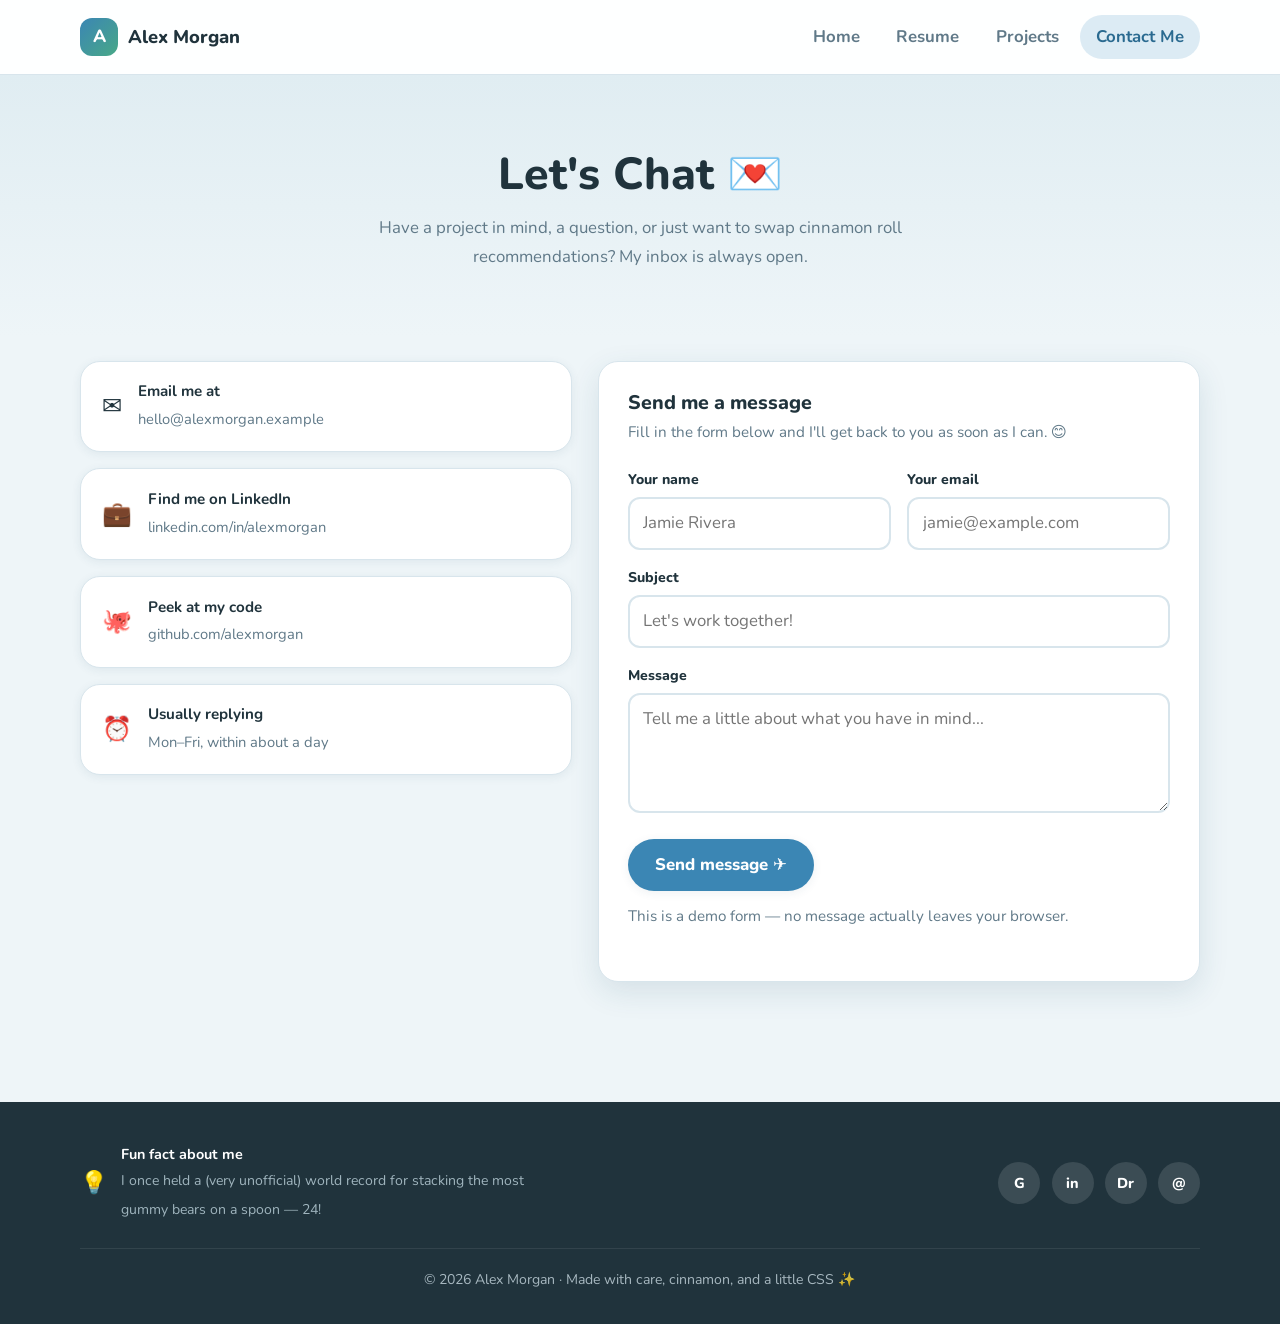
<file: contact.html>
<!DOCTYPE html>
<html lang="en">
<head>
  <meta charset="UTF-8" />
  <meta name="viewport" content="width=device-width, initial-scale=1.0" />
  <title>Contact Me — Alex Morgan</title>
  <meta name="description" content="Get in touch with Alex Morgan — email, social links, and a friendly contact form." />
  <link rel="preconnect" href="https://fonts.googleapis.com" />
  <link rel="preconnect" href="https://fonts.gstatic.com" crossorigin />
  <link href="https://fonts.googleapis.com/css2?family=Nunito:wght@400;600;700;800&display=swap" rel="stylesheet" />
  <link rel="stylesheet" href="css/style.css" />
  <link rel="icon" href="data:image/svg+xml,<svg xmlns='http://www.w3.org/2000/svg' viewBox='0 0 100 100'><text y='.9em' font-size='90'>🌊</text></svg>" />
</head>
<body>

  <!-- ============ Navbar ============ -->
  <header class="navbar">
    <div class="container navbar__inner">
      <a class="brand" href="index.html">
        <span class="brand__mark">A</span>
        Alex Morgan
      </a>
      <button class="nav-toggle" aria-label="Toggle navigation menu" aria-expanded="false" aria-controls="navLinks">
        <span></span>
      </button>
      <nav class="nav-links" id="navLinks">
        <a href="index.html">Home</a>
        <a href="resume.html">Resume</a>
        <a href="projects.html">Projects</a>
        <a href="contact.html" class="active">Contact Me</a>
      </nav>
    </div>
  </header>

  <main>
    <!-- ============ Page hero ============ -->
    <section class="page-hero">
      <div class="container reveal">
        <h1>Let's Chat 💌</h1>
        <p>
          Have a project in mind, a question, or just want to swap cinnamon roll recommendations?
          My inbox is always open.
        </p>
      </div>
    </section>

    <section class="section" style="padding-top: 1.5rem;">
      <div class="container contact-grid">

        <!-- ============ Contact info ============ -->
        <div class="contact-info">
          <div class="contact-item reveal">
            <div class="contact-item__icon">✉️</div>
            <div>
              <strong>Email me at</strong>
              <a href="mailto:hello@alexmorgan.example">hello@alexmorgan.example</a>
            </div>
          </div>

          <div class="contact-item reveal">
            <div class="contact-item__icon">💼</div>
            <div>
              <strong>Find me on LinkedIn</strong>
              <a href="https://www.linkedin.com/" target="_blank" rel="noopener">linkedin.com/in/alexmorgan</a>
            </div>
          </div>

          <div class="contact-item reveal">
            <div class="contact-item__icon">🐙</div>
            <div>
              <strong>Peek at my code</strong>
              <a href="https://github.com/" target="_blank" rel="noopener">github.com/alexmorgan</a>
            </div>
          </div>

          <div class="contact-item reveal">
            <div class="contact-item__icon">⏰</div>
            <div>
              <strong>Usually replying</strong>
              <span class="value">Mon–Fri, within about a day</span>
            </div>
          </div>
        </div>

        <!-- ============ Contact form ============ -->
        <div class="contact-form-card reveal">
          <form id="contactForm" novalidate>
            <h3>Send me a message</h3>
            <p>Fill in the form below and I'll get back to you as soon as I can. 😊</p>

            <div class="form-row">
              <div class="field">
                <label for="name">Your name</label>
                <input type="text" id="name" name="name" placeholder="Jamie Rivera" autocomplete="name" />
                <p class="error-msg">Please tell me your name.</p>
              </div>
              <div class="field">
                <label for="email">Your email</label>
                <input type="email" id="email" name="email" placeholder="jamie@example.com" autocomplete="email" />
                <p class="error-msg">Please enter a valid email address.</p>
              </div>
            </div>

            <div class="field">
              <label for="subject">Subject</label>
              <input type="text" id="subject" name="subject" placeholder="Let's work together!" />
              <p class="error-msg">A quick subject helps a lot.</p>
            </div>

            <div class="field">
              <label for="message">Message</label>
              <textarea id="message" name="message" placeholder="Tell me a little about what you have in mind..."></textarea>
              <p class="error-msg">Please write a short message (at least 10 characters).</p>
            </div>

            <button class="btn btn--primary" type="submit">Send message ✈️</button>
            <p class="form-note">This is a demo form — no message actually leaves your browser.</p>
          </form>

          <div class="form-success" id="formSuccess" role="status" aria-live="polite">
            <div class="check">✅</div>
            <h4>Message sent!</h4>
            <p>Thanks for reaching out — I'll reply soon. In the meantime, have a wonderful day! 🌞</p>
          </div>
        </div>

      </div>
    </section>
  </main>

  <!-- ============ Footer ============ -->
  <footer class="footer">
    <div class="container">
      <div class="footer__grid">
        <div class="footer__fact">
          <span class="icon">💡</span>
          <div>
            <strong>Fun fact about me</strong>
            <span>I once held a (very unofficial) world record for stacking the most gummy bears on a spoon — 24!</span>
          </div>
        </div>
        <div class="footer__social">
          <a href="https://github.com/" target="_blank" rel="noopener" aria-label="GitHub">G</a>
          <a href="https://www.linkedin.com/" target="_blank" rel="noopener" aria-label="LinkedIn">in</a>
          <a href="https://dribbble.com/" target="_blank" rel="noopener" aria-label="Dribbble">Dr</a>
          <a href="mailto:hello@alexmorgan.example" aria-label="Email">@</a>
        </div>
      </div>
      <p class="footer__bottom">© 2026 Alex Morgan · Made with care, cinnamon, and a little CSS ✨</p>
    </div>
  </footer>

  <script src="js/script.js"></script>
</body>
</html>
</file>
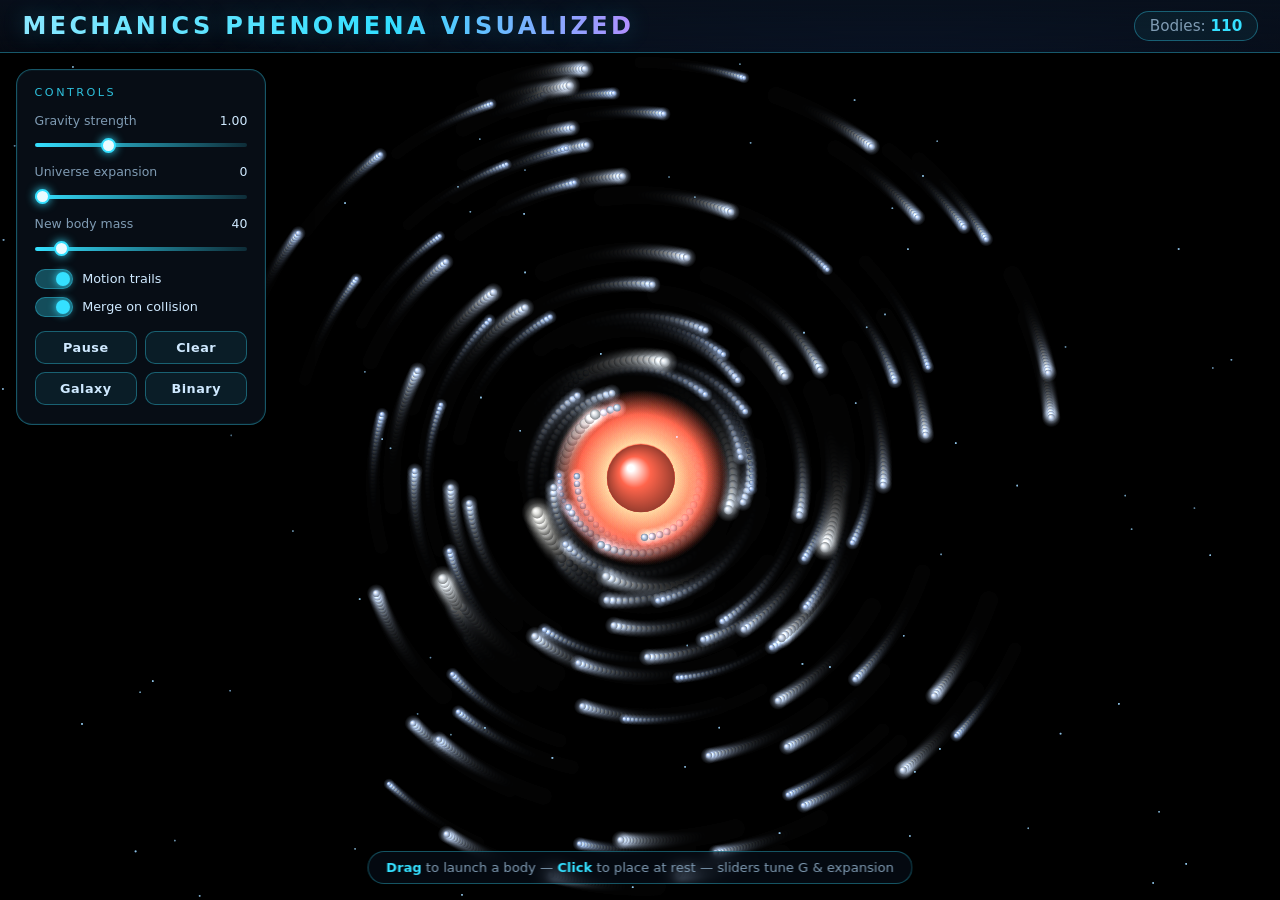
<file: mechanics.html>
<!DOCTYPE html>
<html lang="en">
<head>
  <meta charset="UTF-8" />
  <meta name="viewport" content="width=device-width, initial-scale=1.0" />
  <title>Mechanics Phenomena Visualized</title>
  <meta name="description" content="An interactive gravity sandbox — bodies attract, orbit, and merge in real time." />
  <style>
    /* ============================================================
       Mechanics Phenomena Visualized — gravity sandbox
       Dark, futuristic single-file demo. No frameworks.
       ============================================================ */
    :root {
      --bg: #05070d;
      --accent: #35e0ff;
      --accent-dim: rgba(53, 224, 255, 0.35);
      --text: #cfe9ff;
      --text-dim: #7f9bb3;
      --panel: rgba(10, 18, 30, 0.72);
    }

    * { box-sizing: border-box; margin: 0; padding: 0; }

    html, body { height: 100%; }

    body {
      background: radial-gradient(1200px 800px at 70% -10%, #0b1830 0%, var(--bg) 60%);
      color: var(--text);
      font-family: "Segoe UI", system-ui, -apple-system, sans-serif;
      overflow: hidden;
      -webkit-font-smoothing: antialiased;
    }

    .app { display: flex; flex-direction: column; height: 100vh; }

    /* ---------- Title bar ---------- */
    .topbar {
      display: flex;
      align-items: center;
      justify-content: space-between;
      padding: 0.7rem 1.4rem;
      border-bottom: 1px solid var(--accent-dim);
      background: linear-gradient(180deg, rgba(8, 16, 28, 0.9), rgba(8, 16, 28, 0.4));
      backdrop-filter: blur(8px);
      z-index: 5;
    }
    .topbar h1 {
      font-size: clamp(1rem, 2.4vw, 1.5rem);
      font-weight: 700;
      letter-spacing: 0.14em;
      text-transform: uppercase;
      background: linear-gradient(90deg, #8fe9ff, #35e0ff 60%, #b98bff);
      -webkit-background-clip: text;
      background-clip: text;
      -webkit-text-fill-color: transparent;
      text-shadow: 0 0 22px rgba(53, 224, 255, 0.25);
    }

    .counter {
      font-variant-numeric: tabular-nums;
      font-size: 0.95rem;
      color: var(--text-dim);
      border: 1px solid var(--accent-dim);
      border-radius: 999px;
      padding: 0.3rem 0.9rem;
      background: rgba(53, 224, 255, 0.06);
      white-space: nowrap;
    }
    .counter b { color: var(--accent); font-weight: 700; }

    /* ---------- Stage ---------- */
    .stage { position: relative; flex: 1; min-height: 0; }

    canvas#sky {
      position: absolute;
      inset: 0;
      width: 100%;
      height: 100%;
      display: block;
      background: #000;
      cursor: crosshair;
      touch-action: none;
    }

    /* ---------- Control panel ---------- */
    .panel {
      position: absolute;
      top: 1rem;
      left: 1rem;
      width: 250px;
      max-width: calc(100vw - 2rem);
      padding: 1rem 1.1rem 1.15rem;
      border: 1px solid var(--accent-dim);
      border-radius: 16px;
      background: var(--panel);
      backdrop-filter: blur(12px);
      box-shadow: 0 10px 40px rgba(0, 0, 0, 0.5), 0 0 0 1px rgba(53, 224, 255, 0.05) inset;
      z-index: 4;
    }
    .panel__title {
      font-size: 0.7rem;
      letter-spacing: 0.22em;
      text-transform: uppercase;
      color: var(--accent);
      margin-bottom: 0.85rem;
      opacity: 0.85;
    }

    .ctrl { margin-bottom: 0.8rem; }
    .ctrl label {
      display: flex;
      justify-content: space-between;
      font-size: 0.78rem;
      color: var(--text-dim);
      margin-bottom: 0.3rem;
    }
    .ctrl label .val { color: var(--text); font-variant-numeric: tabular-nums; }

    input[type="range"] {
      -webkit-appearance: none;
      appearance: none;
      width: 100%;
      height: 4px;
      border-radius: 999px;
      background: linear-gradient(90deg, var(--accent), rgba(53, 224, 255, 0.15));
      outline: none;
    }
    input[type="range"]::-webkit-slider-thumb {
      -webkit-appearance: none;
      width: 15px; height: 15px;
      border-radius: 50%;
      background: #eafbff;
      border: 2px solid var(--accent);
      box-shadow: 0 0 10px var(--accent);
      cursor: pointer;
    }
    input[type="range"]::-moz-range-thumb {
      width: 15px; height: 15px;
      border-radius: 50%;
      background: #eafbff;
      border: 2px solid var(--accent);
      box-shadow: 0 0 10px var(--accent);
      cursor: pointer;
    }
    /* toggles */
    .toggles { display: flex; flex-direction: column; gap: 0.5rem; margin: 0.9rem 0; }
    .switch {
      display: flex;
      align-items: center;
      gap: 0.6rem;
      font-size: 0.8rem;
      color: var(--text);
      cursor: pointer;
      user-select: none;
    }
    .switch input { position: absolute; opacity: 0; pointer-events: none; }
    .switch .track {
      position: relative;
      width: 38px; height: 20px;
      border-radius: 999px;
      background: rgba(255, 255, 255, 0.1);
      border: 1px solid var(--accent-dim);
      transition: background 0.2s ease;
      flex: none;
    }
    .switch .track::after {
      content: "";
      position: absolute;
      top: 2px; left: 2px;
      width: 14px; height: 14px;
      border-radius: 50%;
      background: var(--text-dim);
      transition: transform 0.2s ease, background 0.2s ease;
    }
    .switch input:checked + .track { background: rgba(53, 224, 255, 0.3); }
    .switch input:checked + .track::after {
      transform: translateX(18px);
      background: var(--accent);
      box-shadow: 0 0 8px var(--accent);
    }

    /* buttons */
    .buttons { display: grid; grid-template-columns: 1fr 1fr; gap: 0.5rem; margin-top: 0.4rem; }
    .btn {
      font: inherit;
      font-size: 0.8rem;
      font-weight: 600;
      letter-spacing: 0.04em;
      color: var(--text);
      padding: 0.5rem 0.4rem;
      border: 1px solid var(--accent-dim);
      border-radius: 10px;
      background: rgba(53, 224, 255, 0.08);
      cursor: pointer;
      transition: background 0.15s ease, box-shadow 0.15s ease, transform 0.05s ease;
    }
    .btn:hover { background: rgba(53, 224, 255, 0.2); box-shadow: 0 0 14px rgba(53, 224, 255, 0.25); }
    .btn:active { transform: translateY(1px); }
    .btn--wide { grid-column: span 2; }
    .btn.is-active { background: rgba(185, 139, 255, 0.25); border-color: rgba(185, 139, 255, 0.6); color: #eadcff; }

    /* ---------- Hint ---------- */
    .hint {
      position: absolute;
      bottom: 1rem;
      left: 50%;
      transform: translateX(-50%);
      padding: 0.5rem 1.1rem;
      font-size: 0.82rem;
      color: var(--text-dim);
      border: 1px solid var(--accent-dim);
      border-radius: 999px;
      background: rgba(8, 16, 28, 0.6);
      backdrop-filter: blur(8px);
      white-space: nowrap;
      max-width: calc(100vw - 2rem);
      overflow: hidden;
      text-overflow: ellipsis;
      z-index: 4;
      pointer-events: none;
    }
    .hint b { color: var(--accent); font-weight: 600; }

    @media (max-width: 560px) {
      .panel { width: 210px; padding: 0.8rem; }
      .hint { font-size: 0.72rem; }
    }
  </style>
</head>
<body>
  <div class="app">
    <!-- ============ Title bar ============ -->
    <header class="topbar">
      <h1>Mechanics Phenomena Visualized</h1>
      <div class="counter">Bodies: <b id="count">0</b></div>
    </header>

    <!-- ============ Stage ============ -->
    <div class="stage">
      <canvas id="sky"></canvas>

      <!-- Control panel (top-left) -->
      <aside class="panel">
        <div class="panel__title">Controls</div>

        <div class="ctrl">
          <label for="gravity">Gravity strength <span class="val" id="gravityVal">1.00</span></label>
          <input type="range" id="gravity" min="0" max="3" step="0.05" value="1" />
        </div>
        <div class="ctrl">
          <label for="expansion">Universe expansion <span class="val" id="expansionVal">0</span></label>
          <input type="range" id="expansion" min="0" max="100" step="1" value="0" />
        </div>
        <div class="ctrl">
          <label for="mass">New body mass <span class="val" id="massVal">40</span></label>
          <input type="range" id="mass" min="1" max="400" step="1" value="40" />
        </div>

        <div class="toggles">
          <label class="switch">
            <input type="checkbox" id="trails" checked />
            <span class="track"></span> Motion trails
          </label>
          <label class="switch">
            <input type="checkbox" id="merge" checked />
            <span class="track"></span> Merge on collision
          </label>
        </div>

        <div class="buttons">
          <button class="btn" id="pause" type="button">Pause</button>
          <button class="btn" id="clear" type="button">Clear</button>
          <button class="btn" id="galaxy" type="button">Galaxy</button>
          <button class="btn" id="binary" type="button">Binary</button>
        </div>
      </aside>

      <!-- Instruction hint (bottom center) -->
      <div class="hint">
        <b>Drag</b> to launch a body — <b>Click</b> to place at rest — sliders tune G &amp; expansion
      </div>
    </div>
  </div>
  <script>
  (function () {
    "use strict";

    /* ---------------------------------------------------------
       Setup: canvas, DPI scaling, control references
       --------------------------------------------------------- */
    const canvas = document.getElementById("sky");
    const ctx = canvas.getContext("2d");
    const countEl = document.getElementById("count");

    const gravityInput = document.getElementById("gravity");
    const expansionInput = document.getElementById("expansion");
    const massInput = document.getElementById("mass");
    const gravityVal = document.getElementById("gravityVal");
    const expansionVal = document.getElementById("expansionVal");
    const massVal = document.getElementById("massVal");

    const trailsInput = document.getElementById("trails");
    const mergeInput = document.getElementById("merge");
    const pauseBtn = document.getElementById("pause");
    const clearBtn = document.getElementById("clear");
    const galaxyBtn = document.getElementById("galaxy");
    const binaryBtn = document.getElementById("binary");

    // world size in CSS pixels (kept in sync with the canvas)
    let W = 0, H = 0, dpr = 1;

    function resize() {
      dpr = Math.min(window.devicePixelRatio || 1, 2);
      W = canvas.clientWidth;
      H = canvas.clientHeight;
      canvas.width = Math.round(W * dpr);
      canvas.height = Math.round(H * dpr);
      ctx.setTransform(dpr, 0, 0, dpr, 0, 0);
    }
    window.addEventListener("resize", resize);

    /* ---------------------------------------------------------
       Physics constants & state
       --------------------------------------------------------- */
    const G_BASE = 0.9;       // base gravitational constant
    const SOFTEN = 6;         // Plummer softening (px) — avoids singular forces
    const SUBSTEPS = 2;       // integration sub-steps per frame (stability)
    const LAUNCH_K = 0.09;    // drag distance -> launch speed
    const MAX_BODIES = 420;   // safety cap
    const RADIUS_K = 2.1;     // radius = RADIUS_K * cbrt(mass)

    let bodies = [];
    let paused = false;
    function effectiveG() { return G_BASE * parseFloat(gravityInput.value); }
    function hubbleH() { return parseFloat(expansionInput.value) * 0.00002; } // expansion rate
    function cx() { return W / 2; }
    function cy() { return H / 2; }

    /* ---------------------------------------------------------
       Body model
       Radius grows with the cube root of mass (constant density),
       so merging two bodies conserves total "volume" visually.
       --------------------------------------------------------- */
    function makeBody(x, y, vx, vy, mass) {
      return { x: x, y: y, vx: vx, vy: vy, mass: mass };
    }

    function radiusOf(mass) {
      return Math.max(2, RADIUS_K * Math.cbrt(mass));
    }

    // Map mass -> colour: light = blue-white, heavy = red. Log scale.
    function colorOf(mass) {
      const t = Math.max(0, Math.min(1, (Math.log(mass) - Math.log(2)) / (Math.log(5000) - Math.log(2))));
      let r, g, b;
      if (t < 0.5) {
        // blue-white -> warm white
        const k = t / 0.5;
        r = lerp(175, 255, k);
        g = lerp(205, 240, k);
        b = lerp(255, 205, k);
      } else {
        // warm white -> red
        const k = (t - 0.5) / 0.5;
        r = 255;
        g = lerp(240, 95, k);
        b = lerp(205, 70, k);
      }
      return { r: Math.round(r), g: Math.round(g), b: Math.round(b) };
    }

    function lerp(a, b, t) { return a + (b - a) * t; }

    function addBody(b) {
      if (bodies.length >= MAX_BODIES) return;
      bodies.push(b);
    }
    /* ---------------------------------------------------------
       Simulation step
       --------------------------------------------------------- */
    function step(dt) {
      const G = effectiveG();
      const H0 = hubbleH();
      const n = bodies.length;

      // --- pairwise gravity: a += G * m_j * r / (|r|^2 + soft^2)^(3/2) ---
      for (let i = 0; i < n; i++) {
        const a = bodies[i];
        let ax = 0, ay = 0;
        for (let j = 0; j < n; j++) {
          if (i === j) continue;
          const b = bodies[j];
          const dx = b.x - a.x;
          const dy = b.y - a.y;
          const d2 = dx * dx + dy * dy + SOFTEN * SOFTEN;
          const inv = 1 / (d2 * Math.sqrt(d2));
          const f = G * b.mass * inv;
          ax += dx * f;
          ay += dy * f;
        }
        a.vx += ax * dt;
        a.vy += ay * dt;
      }

      // --- integrate positions, apply cosmological expansion ---
      const ccx = cx(), ccy = cy();
      for (let i = 0; i < n; i++) {
        const a = bodies[i];
        a.x += a.vx * dt;
        a.y += a.vy * dt;
        if (H0 > 0) {
          a.x += (a.x - ccx) * H0 * dt;
          a.y += (a.y - ccy) * H0 * dt;
        }
      }

      // --- collisions ---
      if (mergeInput.checked) {
        resolveMerges();
      } else {
        resolveBounces();
      }
    }
    // Merge overlapping bodies, conserving mass and momentum.
    function resolveMerges() {
      for (let i = 0; i < bodies.length; i++) {
        const a = bodies[i];
        for (let j = i + 1; j < bodies.length; j++) {
          const b = bodies[j];
          const dx = b.x - a.x;
          const dy = b.y - a.y;
          const dist = Math.hypot(dx, dy);
          if (dist < radiusOf(a.mass) + radiusOf(b.mass)) {
            const m = a.mass + b.mass;
            // centre of mass keeps the heavier body's influence
            a.x = (a.x * a.mass + b.x * b.mass) / m;
            a.y = (a.y * a.mass + b.y * b.mass) / m;
            a.vx = (a.vx * a.mass + b.vx * b.mass) / m; // conserve momentum
            a.vy = (a.vy * a.mass + b.vy * b.mass) / m;
            a.mass = m;
            bodies.splice(j, 1);
            j--;
          }
        }
      }
    }

    // Elastic collision response when merging is disabled.
    function resolveBounces() {
      for (let i = 0; i < bodies.length; i++) {
        const a = bodies[i];
        for (let j = i + 1; j < bodies.length; j++) {
          const b = bodies[j];
          const dx = b.x - a.x;
          const dy = b.y - a.y;
          let dist = Math.hypot(dx, dy);
          const min = radiusOf(a.mass) + radiusOf(b.mass);
          if (dist === 0 || dist >= min) continue;

          const nx = dx / dist, ny = dy / dist;
          // separate the overlap, weighted by mass
          const overlap = min - dist;
          const wa = b.mass / (a.mass + b.mass);
          const wb = a.mass / (a.mass + b.mass);
          a.x -= nx * overlap * wa; a.y -= ny * overlap * wa;
          b.x += nx * overlap * wb; b.y += ny * overlap * wb;

          // relative velocity along the normal
          const rvn = (b.vx - a.vx) * nx + (b.vy - a.vy) * ny;
          if (rvn > 0) continue; // already separating
          const e = 0.92; // restitution
          const imp = -(1 + e) * rvn / (1 / a.mass + 1 / b.mass);
          a.vx -= (imp / a.mass) * nx; a.vy -= (imp / a.mass) * ny;
          b.vx += (imp / b.mass) * nx; b.vy += (imp / b.mass) * ny;
        }
      }
    }
    /* ---------------------------------------------------------
       Rendering
       --------------------------------------------------------- */
    // A fixed faint starfield so the void feels like space.
    const stars = [];
    function seedStars() {
      stars.length = 0;
      const count = 90;
      for (let i = 0; i < count; i++) {
        stars.push({ fx: Math.random(), fy: Math.random(), a: 0.2 + Math.random() * 0.5 });
      }
    }
    seedStars();

    function drawBackground() {
      if (trailsInput.checked) {
        // fade the previous frame to leave motion trails
        ctx.fillStyle = "rgba(0, 0, 0, 0.16)";
        ctx.fillRect(0, 0, W, H);
      } else {
        ctx.fillStyle = "#000";
        ctx.fillRect(0, 0, W, H);
      }
      // stars drawn on top of the fade so they never trail
      ctx.save();
      for (let i = 0; i < stars.length; i++) {
        const s = stars[i];
        ctx.globalAlpha = s.a;
        ctx.fillStyle = "#9fd8ff";
        ctx.fillRect(s.fx * W, s.fy * H, 1.4, 1.4);
      }
      ctx.restore();
    }

    function drawBody(b) {
      const r = radiusOf(b.mass);
      const c = colorOf(b.mass);
      const rgb = c.r + "," + c.g + "," + c.b;
      // outer glow
      ctx.save();
      ctx.globalCompositeOperation = "lighter";
      const grad = ctx.createRadialGradient(b.x, b.y, r * 0.15, b.x, b.y, r * 2.6);
      grad.addColorStop(0, "rgba(" + rgb + ",0.9)");
      grad.addColorStop(0.35, "rgba(" + rgb + ",0.35)");
      grad.addColorStop(1, "rgba(" + rgb + ",0)");
      ctx.fillStyle = grad;
      ctx.beginPath();
      ctx.arc(b.x, b.y, r * 2.6, 0, Math.PI * 2);
      ctx.fill();
      ctx.restore();
      // solid core with a bright highlight
      const core = ctx.createRadialGradient(
        b.x - r * 0.3, b.y - r * 0.3, r * 0.1, b.x, b.y, r
      );
      core.addColorStop(0, "rgba(255,255,255,0.95)");
      core.addColorStop(0.4, "rgba(" + rgb + ",1)");
      core.addColorStop(1, "rgba(" + Math.round(c.r * 0.6) + "," + Math.round(c.g * 0.6) + "," + Math.round(c.b * 0.6) + ",1)");
      ctx.fillStyle = core;
      ctx.beginPath();
      ctx.arc(b.x, b.y, r, 0, Math.PI * 2);
      ctx.fill();
    }

    // Drag preview (aim line + ghost body).
    function drawAim() {
      if (!drag.active) return;
      const dx = drag.curX - drag.startX;
      const dy = drag.curY - drag.startY;
      ctx.save();
      ctx.strokeStyle = "rgba(53, 224, 255, 0.8)";
      ctx.lineWidth = 2;
      ctx.setLineDash([6, 6]);
      ctx.beginPath();
      ctx.moveTo(drag.startX, drag.startY);
      ctx.lineTo(drag.curX, drag.curY);
      ctx.stroke();
      ctx.setLineDash([]);
      // ghost of the body to be launched
      const r = radiusOf(parseFloat(massInput.value));
      ctx.globalAlpha = 0.7;
      ctx.fillStyle = "rgba(200, 230, 255, 0.5)";
      ctx.beginPath();
      ctx.arc(drag.startX, drag.startY, r, 0, Math.PI * 2);
      ctx.fill();
      // arrowhead showing launch direction
      const len = Math.hypot(dx, dy);
      if (len > 4) {
        const ux = dx / len, uy = dy / len;
        ctx.globalAlpha = 1;
        ctx.fillStyle = "rgba(53, 224, 255, 0.9)";
        ctx.beginPath();
        ctx.moveTo(drag.curX, drag.curY);
        ctx.lineTo(drag.curX - ux * 12 - uy * 6, drag.curY - uy * 12 + ux * 6);
        ctx.lineTo(drag.curX - ux * 12 + uy * 6, drag.curY - uy * 12 - ux * 6);
        ctx.fill();
      }
      ctx.restore();
    }
    /* ---------------------------------------------------------
       Main loop
       --------------------------------------------------------- */
    let lastCount = -1;
    function frame() {
      if (!paused) {
        const dt = 1 / SUBSTEPS;
        for (let s = 0; s < SUBSTEPS; s++) step(dt);
      }
      drawBackground();
      for (let i = 0; i < bodies.length; i++) drawBody(bodies[i]);
      drawAim();

      if (bodies.length !== lastCount) {
        countEl.textContent = bodies.length;
        lastCount = bodies.length;
      }
      requestAnimationFrame(frame);
    }

    /* ---------------------------------------------------------
       Scene generators
       --------------------------------------------------------- */
    // Circular-orbit speed about a central mass under the current G.
    function orbitalSpeed(centralMass, r) {
      return Math.sqrt(effectiveG() * centralMass / r);
    }

    function spawnGalaxy() {
      bodies = [];
      const centralMass = 4200;
      bodies.push(makeBody(cx(), cy(), 0, 0, centralMass));

      const n = 130;
      const maxR = Math.min(W, H) * 0.44;
      for (let i = 0; i < n; i++) {
        const r = 55 + Math.random() * maxR;
        const ang = Math.random() * Math.PI * 2;
        const x = cx() + Math.cos(ang) * r;
        const y = cy() + Math.sin(ang) * r;
        let v = orbitalSpeed(centralMass, r);
        v *= 0.97 + Math.random() * 0.06; // slight spread
        // velocity perpendicular to the radius (counter-clockwise)
        const vx = -Math.sin(ang) * v;
        const vy = Math.cos(ang) * v;
        bodies.push(makeBody(x, y, vx, vy, 1 + Math.random() * 5));
      }
    }
    function spawnBinary() {
      bodies = [];
      const starMass = 1700;
      const total = starMass * 2;
      const d = Math.min(W, H) * 0.18; // separation
      // equal-mass pair: each orbits the centre at d/2, speed = vRel/2
      const vRel = Math.sqrt(effectiveG() * total / d);
      const v1 = vRel / 2;

      bodies.push(makeBody(cx() - d / 2, cy(), 0, -v1, starMass));
      bodies.push(makeBody(cx() + d / 2, cy(), 0, v1, starMass));

      // asteroids orbiting the whole pair from outside
      const n = 90;
      const innerR = d * 1.5;
      const maxR = Math.min(W, H) * 0.46;
      for (let i = 0; i < n; i++) {
        const r = innerR + Math.random() * Math.max(30, maxR - innerR);
        const ang = Math.random() * Math.PI * 2;
        const x = cx() + Math.cos(ang) * r;
        const y = cy() + Math.sin(ang) * r;
        const v = orbitalSpeed(total, r) * (0.97 + Math.random() * 0.06);
        bodies.push(makeBody(x, y, -Math.sin(ang) * v, Math.cos(ang) * v, 1 + Math.random() * 4));
      }
    }
    /* ---------------------------------------------------------
       Pointer input: drag to slingshot, click to place at rest
       --------------------------------------------------------- */
    const drag = { active: false, startX: 0, startY: 0, curX: 0, curY: 0 };

    function pointerPos(e) {
      const rect = canvas.getBoundingClientRect();
      return { x: e.clientX - rect.left, y: e.clientY - rect.top };
    }

    canvas.addEventListener("pointerdown", function (e) {
      const p = pointerPos(e);
      drag.active = true;
      drag.startX = drag.curX = p.x;
      drag.startY = drag.curY = p.y;
      canvas.setPointerCapture(e.pointerId);
    });

    canvas.addEventListener("pointermove", function (e) {
      if (!drag.active) return;
      const p = pointerPos(e);
      drag.curX = p.x;
      drag.curY = p.y;
    });

    canvas.addEventListener("pointerup", function (e) {
      if (!drag.active) return;
      drag.active = false;
      const p = pointerPos(e);
      const dx = p.x - drag.startX;
      const dy = p.y - drag.startY;
      const mass = parseFloat(massInput.value);
      // short drag == click: place a body at rest
      if (Math.hypot(dx, dy) < 6) {
        addBody(makeBody(drag.startX, drag.startY, 0, 0, mass));
      } else {
        // launch in the drag direction; farther drag == faster
        addBody(makeBody(drag.startX, drag.startY, dx * LAUNCH_K, dy * LAUNCH_K, mass));
      }
    });

    canvas.addEventListener("pointercancel", function () { drag.active = false; });
    /* ---------------------------------------------------------
       Control wiring
       --------------------------------------------------------- */
    function syncLabels() {
      gravityVal.textContent = parseFloat(gravityInput.value).toFixed(2);
      expansionVal.textContent = expansionInput.value;
      massVal.textContent = massInput.value;
    }
    gravityInput.addEventListener("input", syncLabels);
    expansionInput.addEventListener("input", syncLabels);
    massInput.addEventListener("input", syncLabels);

    pauseBtn.addEventListener("click", function () {
      paused = !paused;
      pauseBtn.textContent = paused ? "Resume" : "Pause";
      pauseBtn.classList.toggle("is-active", paused);
    });

    clearBtn.addEventListener("click", function () {
      bodies = [];
      ctx.fillStyle = "#000";
      ctx.fillRect(0, 0, W, H);
    });

    galaxyBtn.addEventListener("click", spawnGalaxy);
    binaryBtn.addEventListener("click", spawnBinary);

    // When trails are turned off, wipe the canvas once so old streaks clear.
    trailsInput.addEventListener("change", function () {
      if (!trailsInput.checked) {
        ctx.fillStyle = "#000";
        ctx.fillRect(0, 0, W, H);
      }
    });

    /* ---------------------------------------------------------
       Init — Galaxy scene appears automatically on load
       --------------------------------------------------------- */
    resize();
    syncLabels();
    spawnGalaxy();
    requestAnimationFrame(frame);
  })();
  </script>
</body>
</html>
</file>
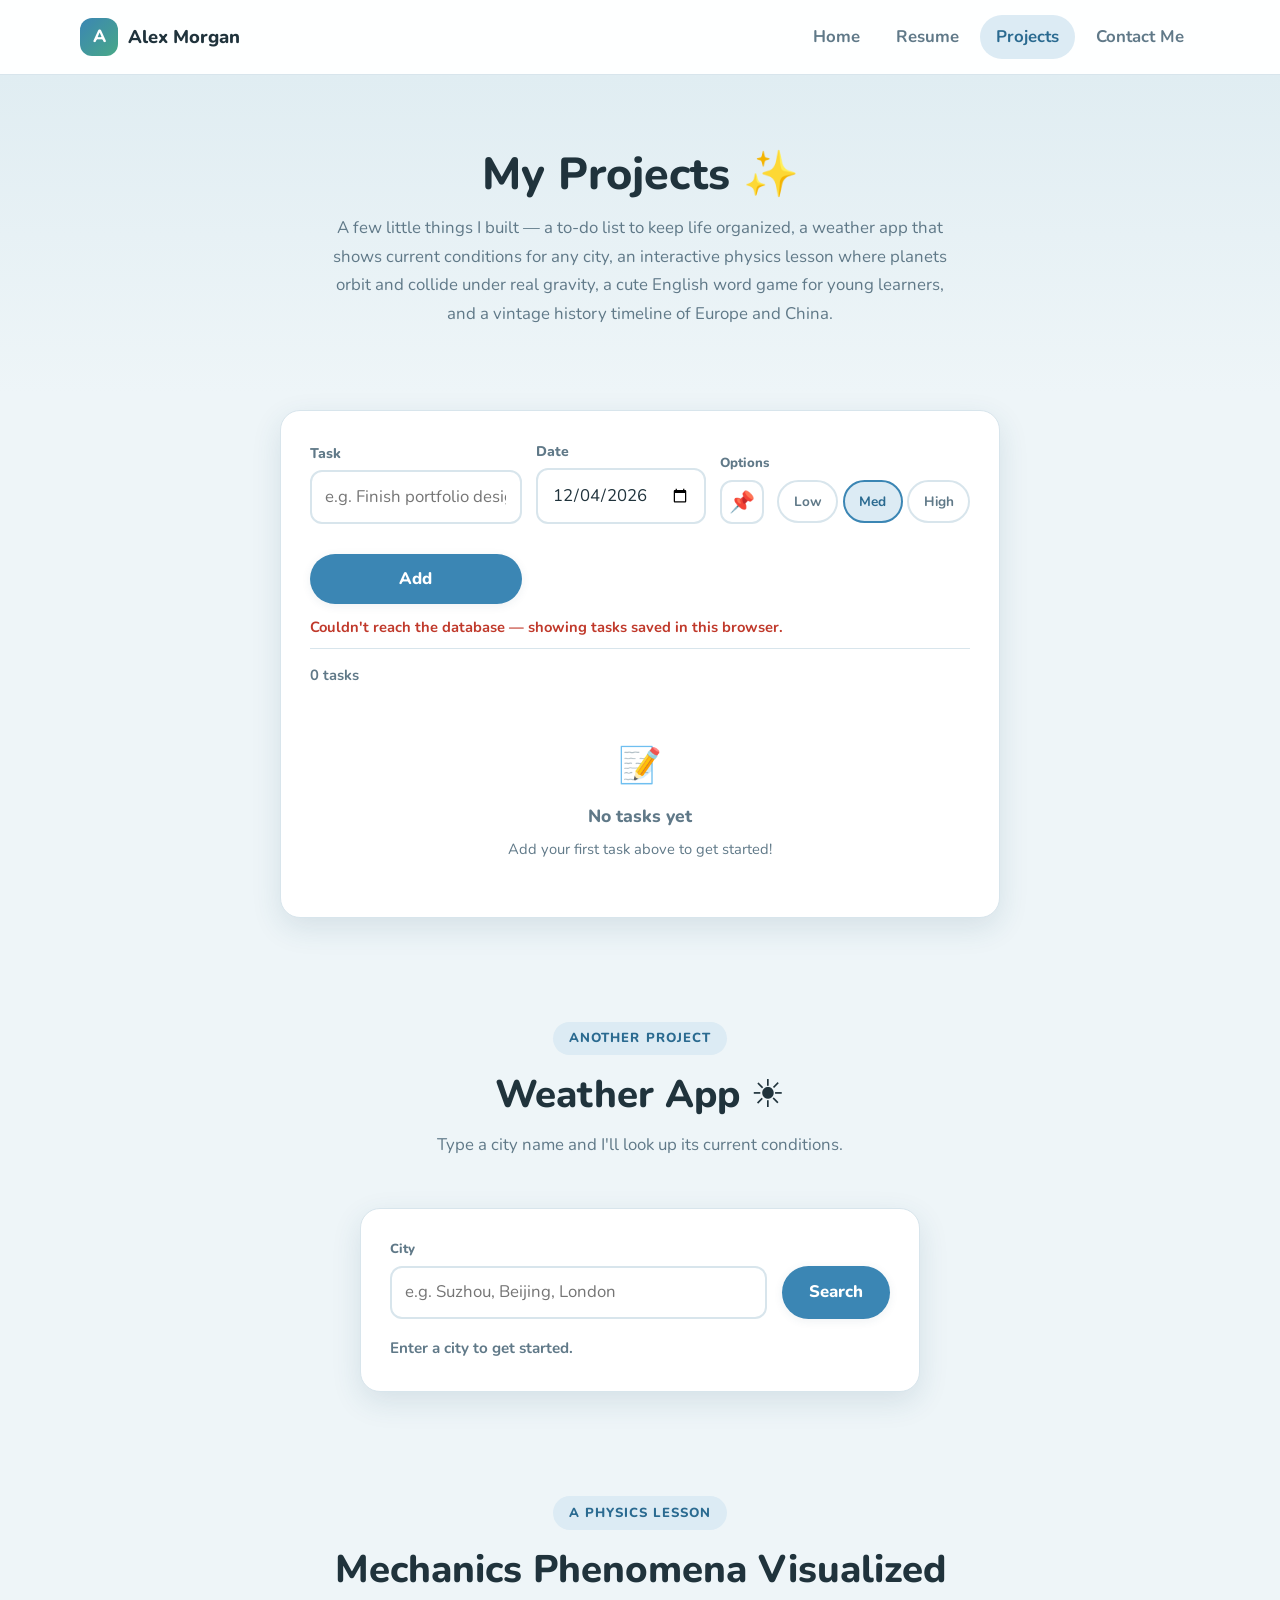
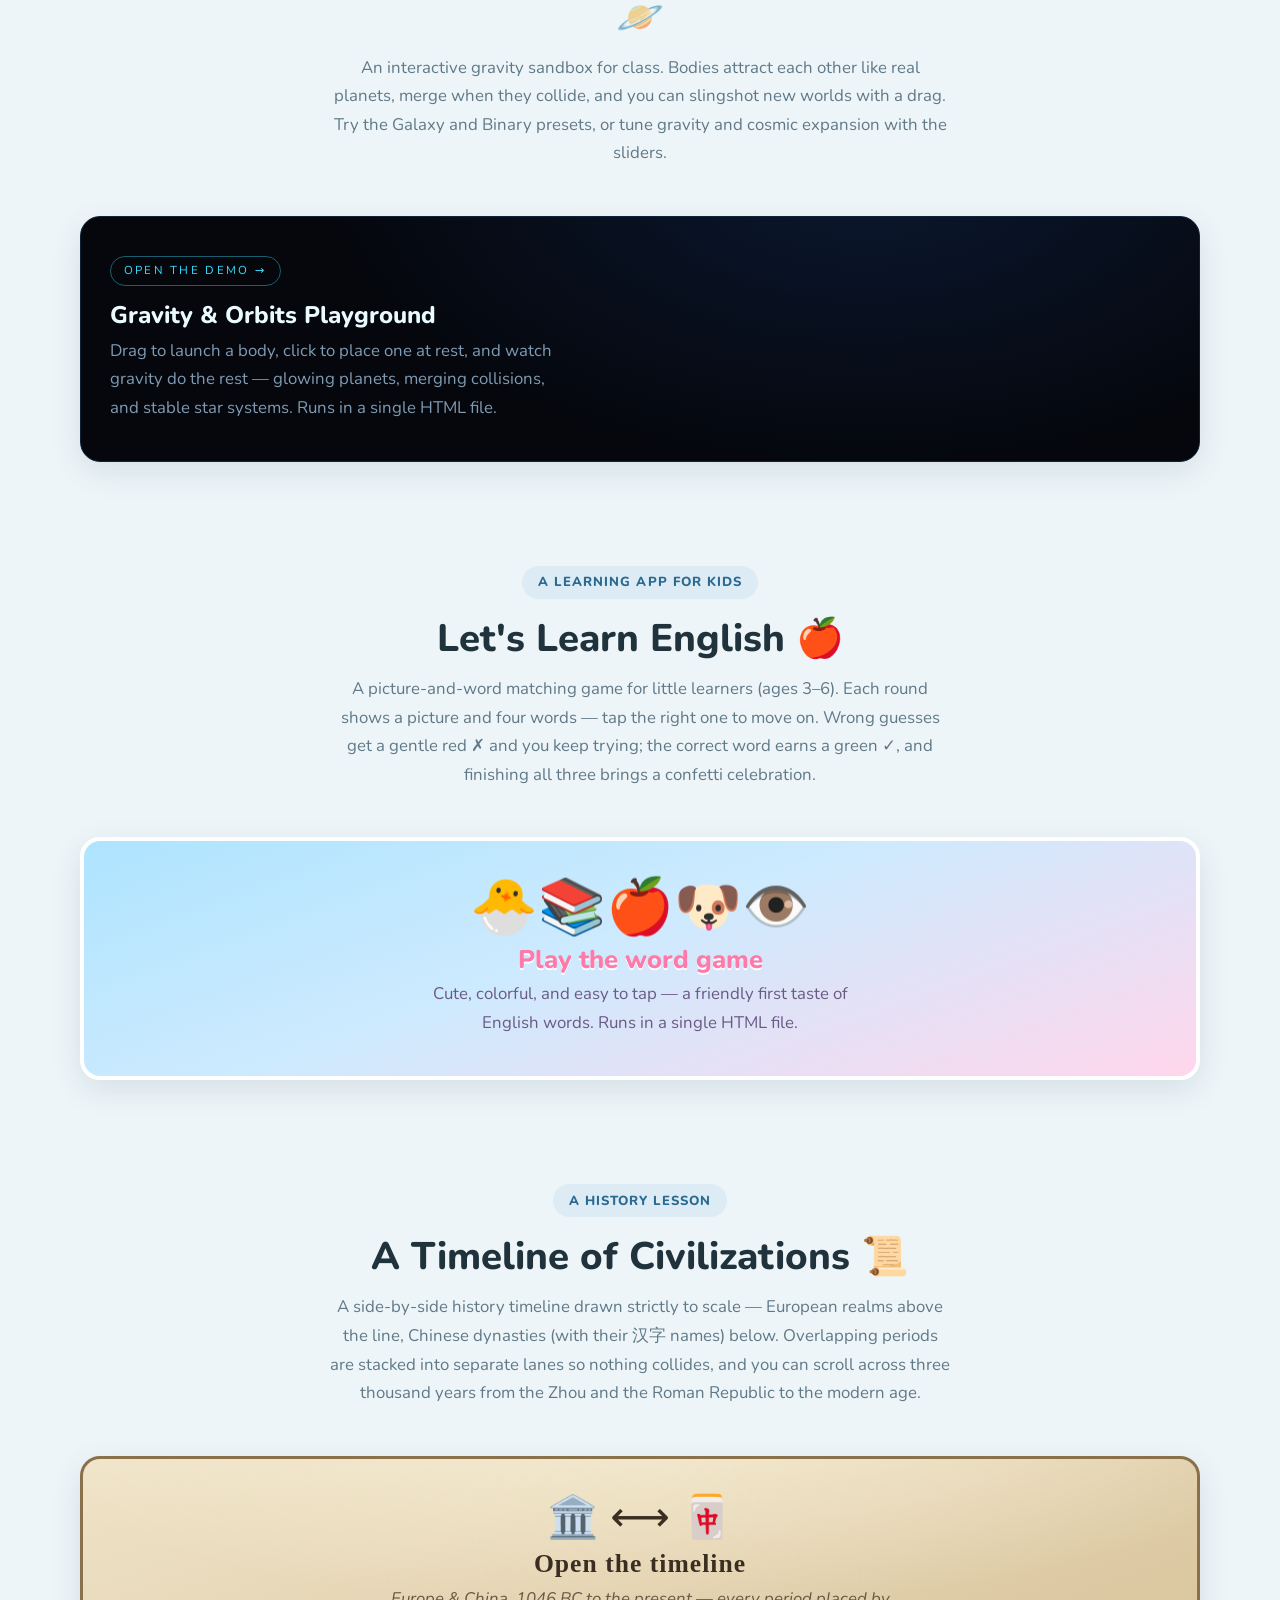
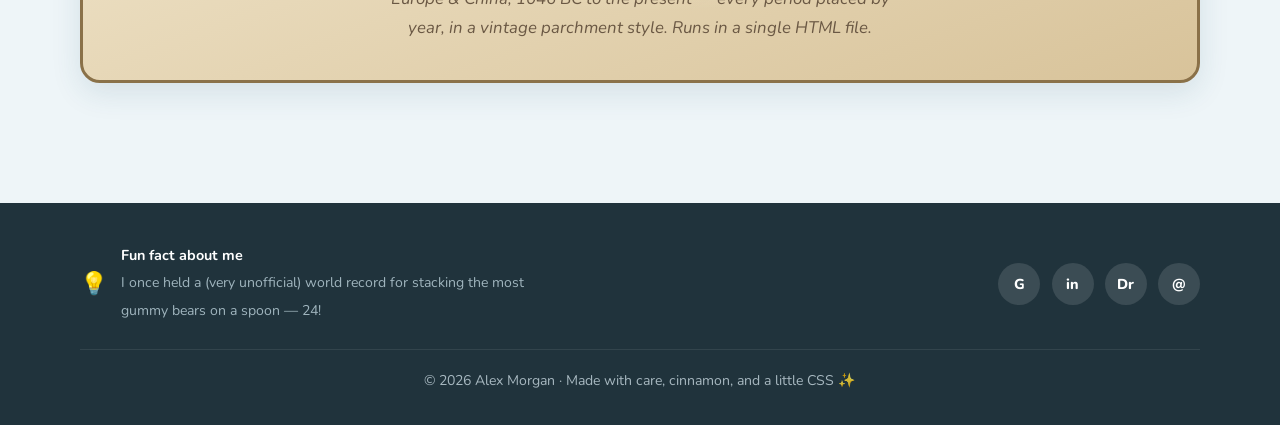
<file: projects.html>
<!DOCTYPE html>
<html lang="en">
<head>
  <meta charset="UTF-8" />
  <meta name="viewport" content="width=device-width, initial-scale=1.0" />
  <title>Projects — Alex Morgan</title>
  <meta name="description" content="A project by Alex Morgan — a clean, friendly to-do list app." />
  <link rel="preconnect" href="https://fonts.googleapis.com" />
  <link rel="preconnect" href="https://fonts.gstatic.com" crossorigin />
  <link href="https://fonts.googleapis.com/css2?family=Nunito:wght@400;600;700;800&display=swap" rel="stylesheet" />
  <link rel="stylesheet" href="css/style.css" />
  <link rel="icon" href="data:image/svg+xml,<svg xmlns='http://www.w3.org/2000/svg' viewBox='0 0 100 100'><text y='.9em' font-size='90'>🌊</text></svg>" />
</head>
<body>

  <!-- ============ Navbar ============ -->
  <header class="navbar">
    <div class="container navbar__inner">
      <a class="brand" href="index.html">
        <span class="brand__mark">A</span>
        Alex Morgan
      </a>
      <button class="nav-toggle" aria-label="Toggle navigation menu" aria-expanded="false" aria-controls="navLinks">
        <span></span>
      </button>
      <nav class="nav-links" id="navLinks">
        <a href="index.html">Home</a>
        <a href="resume.html">Resume</a>
        <a href="projects.html" class="active">Projects</a>
        <a href="contact.html">Contact Me</a>
      </nav>
    </div>
  </header>

  <main>
    <!-- ============ Page hero ============ -->
    <section class="page-hero">
      <div class="container reveal">
        <h1>My Projects ✨</h1>
        <p>
          A few little things I built — a to-do list to keep life organized, a weather app that
          shows current conditions for any city, an interactive physics lesson where planets orbit
          and collide under real gravity, a cute English word game for young learners, and a
          vintage history timeline of Europe and China.
        </p>
      </div>
    </section>

    <section class="section" style="padding-top: 1rem;">
      <div class="container todo-wrap">

        <!-- ============ To-do card ============ -->
        <div class="todo-card reveal">

          <!-- Add-task form -->
          <form class="todo-form" id="todoForm" novalidate>
            <div class="todo-form__main">
              <div class="field todo-field-task">
                <label class="todo-label" for="todoInput">Task</label>
                <input
                  type="text"
                  id="todoInput"
                  placeholder="e.g. Finish portfolio design"
                  autocomplete="off"
                  maxlength="120" />
              </div>
              <div class="field todo-field-date">
                <label class="todo-label" for="todoDate">Date</label>
                <input type="date" id="todoDate" />
              </div>
              <div class="field todo-field-pickers">
                <span class="todo-label">Options</span>
                <div class="todo-pickers">
                  <div class="emoji-picker" id="emojiPicker">
                    <button
                      type="button"
                      class="emoji-picker__btn"
                      id="emojiBtn"
                      aria-haspopup="true"
                      aria-expanded="false"
                      aria-label="Task emoji: 📌 — change">📌</button>
                    <div class="emoji-picker__pop" id="emojiPop">
                      <button type="button" class="emoji-option is-selected" data-emoji="📌" aria-label="Pin">📌</button>
                      <button type="button" class="emoji-option" data-emoji="✅" aria-label="Check mark">✅</button>
                      <button type="button" class="emoji-option" data-emoji="🎯" aria-label="Target">🎯</button>
                      <button type="button" class="emoji-option" data-emoji="📚" aria-label="Books">📚</button>
                      <button type="button" class="emoji-option" data-emoji="💼" aria-label="Briefcase">💼</button>
                      <button type="button" class="emoji-option" data-emoji="🏠" aria-label="House">🏠</button>
                      <button type="button" class="emoji-option" data-emoji="🛒" aria-label="Shopping cart">🛒</button>
                      <button type="button" class="emoji-option" data-emoji="💪" aria-label="Flexed biceps">💪</button>
                      <button type="button" class="emoji-option" data-emoji="⏰" aria-label="Alarm clock">⏰</button>
                      <button type="button" class="emoji-option" data-emoji="🎨" aria-label="Art">🎨</button>
                      <button type="button" class="emoji-option" data-emoji="🎵" aria-label="Music">🎵</button>
                      <button type="button" class="emoji-option" data-emoji="💰" aria-label="Money bag">💰</button>
                      <button type="button" class="emoji-option" data-emoji="📞" aria-label="Phone">📞</button>
                      <button type="button" class="emoji-option" data-emoji="🧹" aria-label="Broom">🧹</button>
                      <button type="button" class="emoji-option" data-emoji="☕" aria-label="Coffee">☕</button>
                      <button type="button" class="emoji-option" data-emoji="🎁" aria-label="Gift">🎁</button>
                      <button type="button" class="emoji-option emoji-option--none" data-emoji="" aria-label="No emoji">None</button>
                    </div>
                  </div>
                  <div class="prio-picker" id="prioPicker" role="radiogroup" aria-label="Task priority">
                    <button type="button" class="prio-btn prio-btn--low" data-prio="low" role="radio" aria-checked="false">Low</button>
                    <button type="button" class="prio-btn prio-btn--medium is-selected" data-prio="medium" role="radio" aria-checked="true">Med</button>
                    <button type="button" class="prio-btn prio-btn--high" data-prio="high" role="radio" aria-checked="false">High</button>
                  </div>
                </div>
              </div>
              <button class="btn btn--primary todo-add-btn" type="submit">Add</button>
            </div>
            <p class="todo-error" id="todoError" role="alert"></p>
          </form>

          <!-- Summary -->
          <div class="todo-summary" id="todoSummary" aria-live="polite">
            <span id="todoCount">0 tasks</span>
          </div>

          <!-- Task list -->
          <ul class="todo-list" id="todoList"></ul>

          <!-- Empty state -->
          <div class="todo-empty" id="todoEmpty">
            <div class="todo-empty__icon">📝</div>
            <p>No tasks yet</p>
            <span>Add your first task above to get started!</span>
          </div>

        </div>
      </div>
    </section>

    <!-- ============ Weather app ============ -->
    <section class="section" style="padding-top: 1rem;">
      <div class="container weather-wrap">
        <div class="section-head reveal">
          <span class="eyebrow">Another project</span>
          <h2>Weather App ☀️</h2>
          <p>Type a city name and I'll look up its current conditions.</p>
        </div>

        <div class="weather-card reveal">
          <form class="weather-form" id="weatherForm" novalidate>
            <div class="weather-field">
              <label class="weather-label" for="weatherInput">City</label>
              <input
                type="text"
                id="weatherInput"
                placeholder="e.g. Suzhou, Beijing, London"
                autocomplete="off" />
            </div>
            <button class="btn btn--primary weather-btn" type="submit">Search</button>
          </form>

          <p class="weather-status" id="weatherStatus" role="status" aria-live="polite">
            Enter a city to get started.
          </p>

          <div class="weather-result" id="weatherResult" hidden>
            <span class="weather-icon" id="weatherIcon" aria-hidden="true">🌤️</span>
            <div class="weather-info">
              <span class="weather-city" id="weatherCity">—</span>
              <span class="weather-temp" id="weatherTemp">—</span>
              <span class="weather-cond" id="weatherCond">—</span>
            </div>
          </div>
        </div>
      </div>
    </section>

    <!-- ============ Physics lesson ============ -->
    <section class="section" style="padding-top: 1rem;">
      <div class="container">
        <div class="section-head reveal">
          <span class="eyebrow">A physics lesson</span>
          <h2>Mechanics Phenomena Visualized 🪐</h2>
          <p>
            An interactive gravity sandbox for class. Bodies attract each other like real planets,
            merge when they collide, and you can slingshot new worlds with a drag. Try the Galaxy
            and Binary presets, or tune gravity and cosmic expansion with the sliders.
          </p>
        </div>

        <a
          class="physics-card reveal"
          href="mechanics.html"
          style="display:block; position:relative; overflow:hidden; border-radius: var(--radius-md);
                 background: radial-gradient(900px 500px at 70% -20%, #0b1830, #05070d 60%);
                 border: 1px solid #0f2238; box-shadow: var(--shadow-md); text-decoration:none;
                 padding: 2.4rem 1.8rem; color: #cfe9ff;">
          <span style="display:inline-block; font-size:0.72rem; letter-spacing:0.2em; text-transform:uppercase;
                       color:#35e0ff; border:1px solid rgba(53,224,255,0.4); border-radius:999px;
                       padding:0.25rem 0.8rem; margin-bottom:0.9rem;">Open the demo →</span>
          <h3 style="color:#eafbff; font-size:1.5rem; margin-bottom:0.4rem;">Gravity &amp; Orbits Playground</h3>
          <p style="color:#7f9bb3; max-width:46ch;">
            Drag to launch a body, click to place one at rest, and watch gravity do the rest —
            glowing planets, merging collisions, and stable star systems. Runs in a single HTML file.
          </p>
        </a>
      </div>
    </section>

    <!-- ============ English learning app ============ -->
    <section class="section" style="padding-top: 1rem;">
      <div class="container">
        <div class="section-head reveal">
          <span class="eyebrow">A learning app for kids</span>
          <h2>Let's Learn English 🍎</h2>
          <p>
            A picture-and-word matching game for little learners (ages 3–6). Each round shows a
            picture and four words — tap the right one to move on. Wrong guesses get a gentle red ✗
            and you keep trying; the correct word earns a green ✓, and finishing all three brings a
            confetti celebration.
          </p>
        </div>

        <a
          class="english-card reveal"
          href="english.html"
          style="display:block; position:relative; overflow:hidden; border-radius: var(--radius-md);
                 background: linear-gradient(160deg, #aee4ff, #cdeafe 45%, #ffd6ec); border: 4px solid #fff;
                 box-shadow: var(--shadow-md); text-decoration:none; padding: 2.4rem 1.8rem; text-align:center;">
          <div style="font-size:3.4rem; line-height:1;">🐣📚🍎🐶👁️</div>
          <h3 style="color:#ff7aa8; font-size:1.6rem; margin:0.6rem 0 0.3rem; text-shadow:0 2px 0 #fff;">
            Play the word game
          </h3>
          <p style="color:#6a5a85; max-width:46ch; margin:0 auto;">
            Cute, colorful, and easy to tap — a friendly first taste of English words.
            Runs in a single HTML file.
          </p>
        </a>
      </div>
    </section>

    <!-- ============ History lesson ============ -->
    <section class="section" style="padding-top: 1rem;">
      <div class="container">
        <div class="section-head reveal">
          <span class="eyebrow">A history lesson</span>
          <h2>A Timeline of Civilizations 📜</h2>
          <p>
            A side-by-side history timeline drawn strictly to scale — European realms above the
            line, Chinese dynasties (with their 汉字 names) below. Overlapping periods are stacked
            into separate lanes so nothing collides, and you can scroll across three thousand years
            from the Zhou and the Roman Republic to the modern age.
          </p>
        </div>

        <a
          class="history-card reveal"
          href="timeline.html"
          style="display:block; position:relative; overflow:hidden; border-radius: var(--radius-md);
                 background: radial-gradient(1200px 400px at 50% -40%, #f7eed6, transparent 60%), linear-gradient(160deg, #efe3c8, #d8c39a);
                 border: 3px solid #8a7149; box-shadow: var(--shadow-md); text-decoration:none;
                 padding: 2.4rem 1.8rem; text-align:center; color:#3a2e22;">
          <div style="font-size:2.6rem; line-height:1;">🏛️ ⟷ 🀄</div>
          <h3 style="font-family: Georgia, 'Times New Roman', serif; letter-spacing:0.04em;
                     font-size:1.6rem; margin:0.6rem 0 0.3rem; color:#3a2e22;">
            Open the timeline
          </h3>
          <p style="color:#6a5844; max-width:52ch; margin:0 auto; font-style:italic;">
            Europe &amp; China, 1046&nbsp;BC to the present — every period placed by year, in a
            vintage parchment style. Runs in a single HTML file.
          </p>
        </a>
      </div>
    </section>
  </main>

  <!-- ============ Footer ============ -->
  <footer class="footer">
    <div class="container">
      <div class="footer__grid">
        <div class="footer__fact">
          <span class="icon">💡</span>
          <div>
            <strong>Fun fact about me</strong>
            <span>I once held a (very unofficial) world record for stacking the most gummy bears on a spoon — 24!</span>
          </div>
        </div>
        <div class="footer__social">
          <a href="https://github.com/" target="_blank" rel="noopener" aria-label="GitHub">G</a>
          <a href="https://www.linkedin.com/" target="_blank" rel="noopener" aria-label="LinkedIn">in</a>
          <a href="https://dribbble.com/" target="_blank" rel="noopener" aria-label="Dribbble">Dr</a>
          <a href="mailto:hello@alexmorgan.example" aria-label="Email">@</a>
        </div>
      </div>
      <p class="footer__bottom">© 2026 Alex Morgan · Made with care, cinnamon, and a little CSS ✨</p>
    </div>
  </footer>

  <script src="js/script.js"></script>
</body>
</html>
</file>
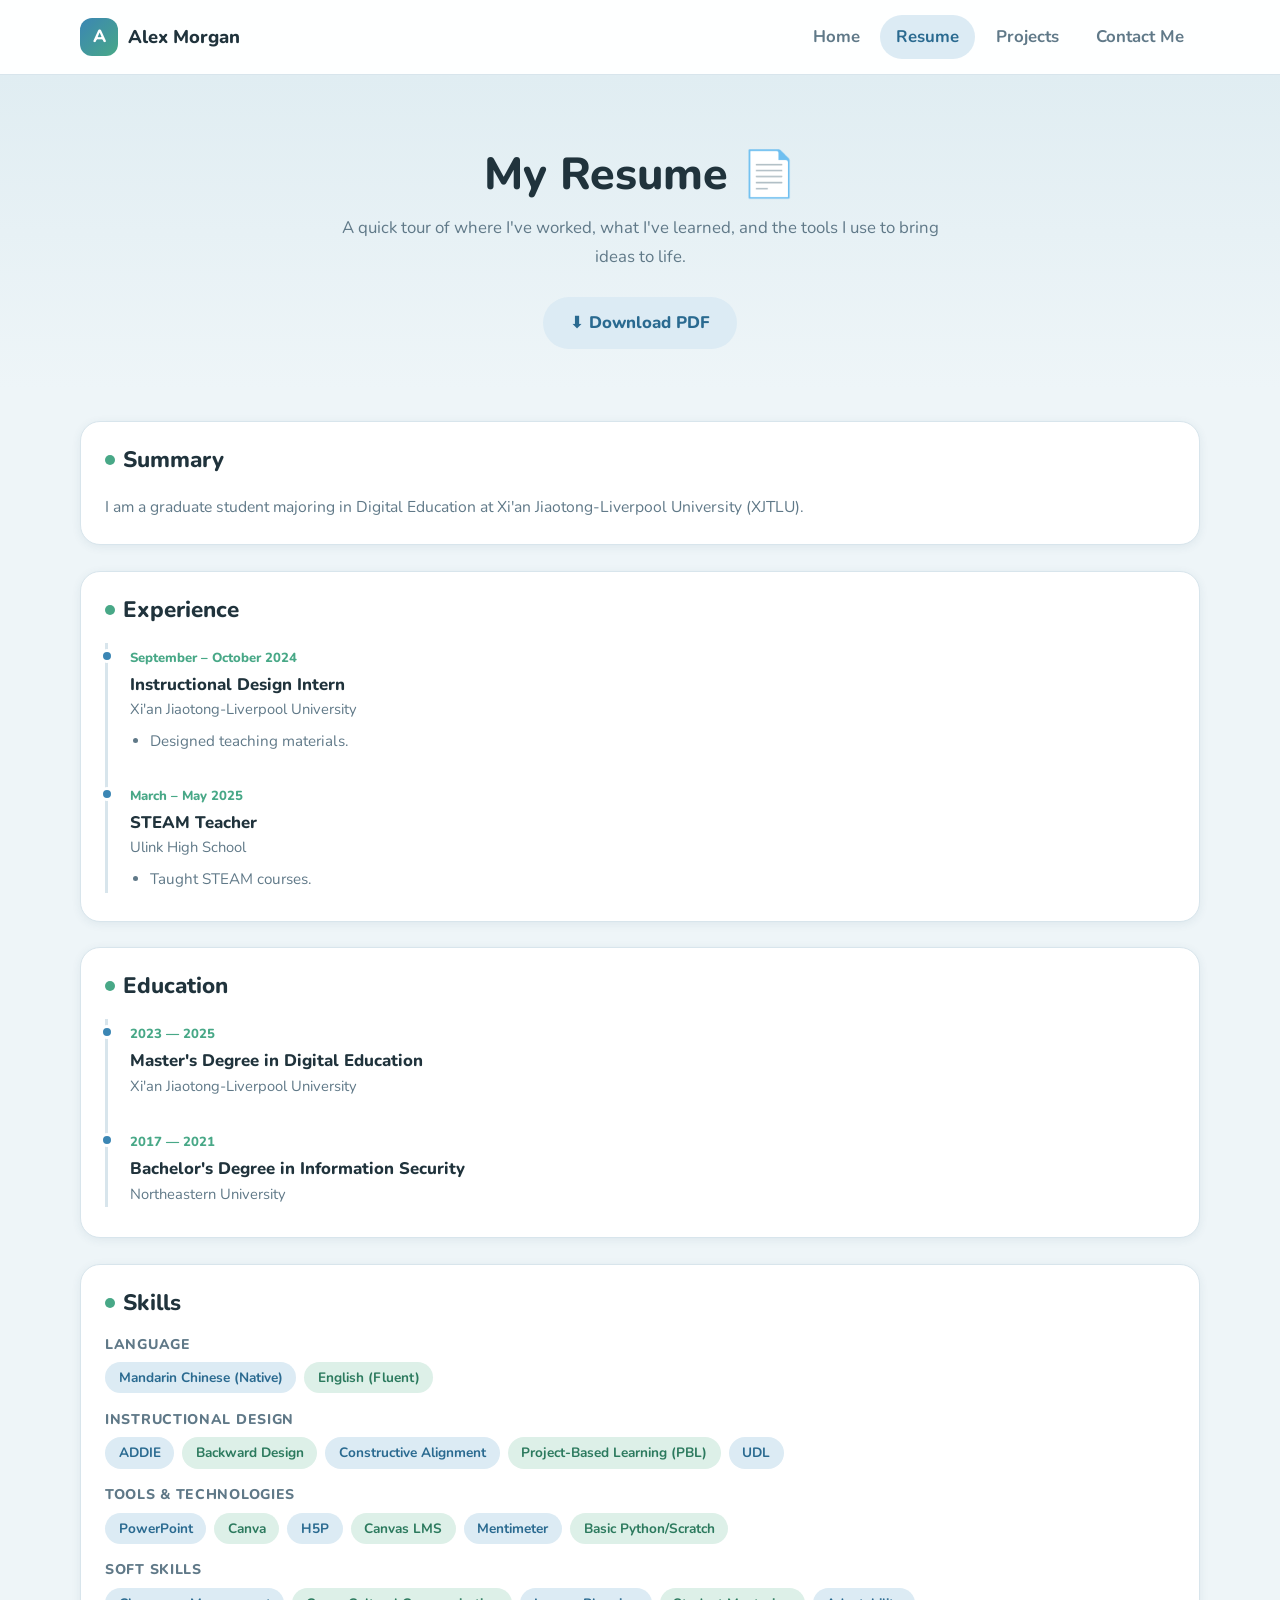
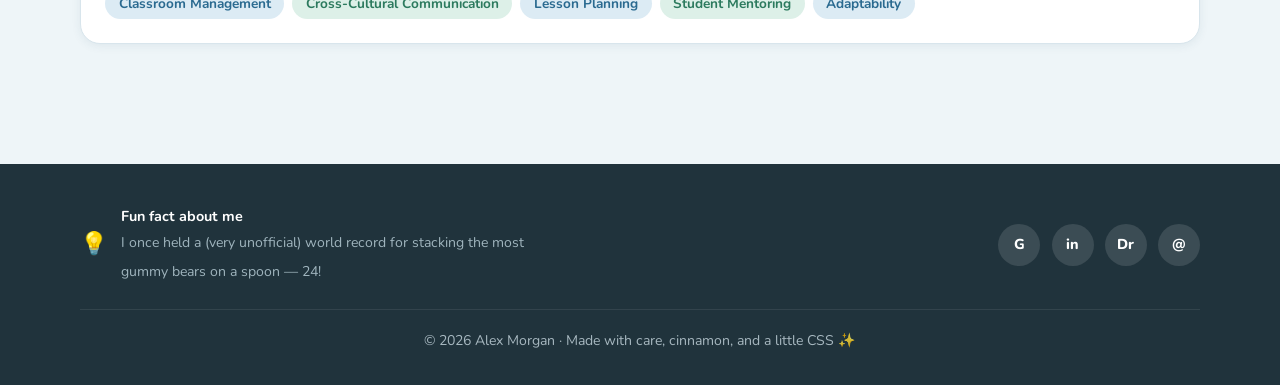
<file: resume.html>
<!DOCTYPE html>
<html lang="en">
<head>
  <meta charset="UTF-8" />
  <meta name="viewport" content="width=device-width, initial-scale=1.0" />
  <title>Resume — Alex Morgan</title>
  <meta name="description" content="Alex Morgan's resume — work experience, education, and skills." />
  <link rel="preconnect" href="https://fonts.googleapis.com" />
  <link rel="preconnect" href="https://fonts.gstatic.com" crossorigin />
  <link href="https://fonts.googleapis.com/css2?family=Nunito:wght@400;600;700;800&display=swap" rel="stylesheet" />
  <link rel="stylesheet" href="css/style.css" />
  <link rel="icon" href="data:image/svg+xml,<svg xmlns='http://www.w3.org/2000/svg' viewBox='0 0 100 100'><text y='.9em' font-size='90'>🌊</text></svg>" />
</head>
<body>

  <!-- ============ Navbar ============ -->
  <header class="navbar">
    <div class="container navbar__inner">
      <a class="brand" href="index.html">
        <span class="brand__mark">A</span>
        Alex Morgan
      </a>
      <button class="nav-toggle" aria-label="Toggle navigation menu" aria-expanded="false" aria-controls="navLinks">
        <span></span>
      </button>
      <nav class="nav-links" id="navLinks">
        <a href="index.html">Home</a>
        <a href="resume.html" class="active">Resume</a>
        <a href="projects.html">Projects</a>
        <a href="contact.html">Contact Me</a>
      </nav>
    </div>
  </header>

  <main>
    <!-- ============ Page hero ============ -->
    <section class="page-hero">
      <div class="container reveal">
        <h1>My Resume 📄</h1>
        <p>
          A quick tour of where I've worked, what I've learned, and the tools I use to bring
          ideas to life.
        </p>
        <div style="margin-top: 1.6rem;">
          <a class="btn btn--soft" id="printBtn" href="resume.pdf" download="resume.pdf">⬇️ Download PDF</a>
        </div>
      </div>
    </section>

    <section class="section" style="padding-top: 2rem;">
      <div class="container">

        <!-- ============ Summary ============ -->
        <div class="panel reveal" style="margin-bottom: 1.6rem;">
          <h2><span class="dot"></span> Summary</h2>
          <p style="color: var(--text-muted); font-size: 0.98rem;">
            I am a graduate student majoring in Digital Education at Xi'an Jiaotong-Liverpool
            University (XJTLU).
          </p>
        </div>

        <!-- ============ Experience ============ -->
        <div class="panel reveal" style="margin-bottom: 1.6rem;">
          <h2><span class="dot"></span> Experience</h2>
          <div class="timeline">
            <div class="timeline__item">
              <span class="timeline__period">September – October 2024</span>
              <h4>Instructional Design Intern</h4>
              <p class="org">Xi'an Jiaotong-Liverpool University</p>
              <ul class="bullets">
                <li>Designed teaching materials.</li>
              </ul>
            </div>

            <div class="timeline__item">
              <span class="timeline__period">March – May 2025</span>
              <h4>STEAM Teacher</h4>
              <p class="org">Ulink High School</p>
              <ul class="bullets">
                <li>Taught STEAM courses.</li>
              </ul>
            </div>
          </div>
        </div>

        <!-- ============ Education ============ -->
        <div class="panel reveal" style="margin-bottom: 1.6rem;">
          <h2><span class="dot"></span> Education</h2>
          <div class="timeline">
            <div class="timeline__item">
              <span class="timeline__period">2023 — 2025</span>
              <h4>Master's Degree in Digital Education</h4>
              <p class="org">Xi'an Jiaotong-Liverpool University</p>
            </div>
            <div class="timeline__item">
              <span class="timeline__period">2017 — 2021</span>
              <h4>Bachelor's Degree in Information Security</h4>
              <p class="org">Northeastern University</p>
            </div>
          </div>
        </div>

        <!-- ============ Skills ============ -->
        <div class="panel reveal">
          <h2><span class="dot"></span> Skills</h2>

          <div class="skill-group">
            <h4 class="skill-group__label">Language</h4>
            <div class="skill-tags">
              <span>Mandarin Chinese (Native)</span>
              <span class="alt">English (Fluent)</span>
            </div>
          </div>

          <div class="skill-group">
            <h4 class="skill-group__label">Instructional Design</h4>
            <div class="skill-tags">
              <span>ADDIE</span>
              <span class="alt">Backward Design</span>
              <span>Constructive Alignment</span>
              <span class="alt">Project-Based Learning (PBL)</span>
              <span>UDL</span>
            </div>
          </div>

          <div class="skill-group">
            <h4 class="skill-group__label">Tools &amp; Technologies</h4>
            <div class="skill-tags">
              <span>PowerPoint</span>
              <span class="alt">Canva</span>
              <span>H5P</span>
              <span class="alt">Canvas LMS</span>
              <span>Mentimeter</span>
              <span class="alt">Basic Python/Scratch</span>
            </div>
          </div>

          <div class="skill-group">
            <h4 class="skill-group__label">Soft Skills</h4>
            <div class="skill-tags">
              <span>Classroom Management</span>
              <span class="alt">Cross-Cultural Communication</span>
              <span>Lesson Planning</span>
              <span class="alt">Student Mentoring</span>
              <span>Adaptability</span>
            </div>
          </div>
        </div>

      </div>
    </section>
  </main>

  <!-- ============ Footer ============ -->
  <footer class="footer">
    <div class="container">
      <div class="footer__grid">
        <div class="footer__fact">
          <span class="icon">💡</span>
          <div>
            <strong>Fun fact about me</strong>
            <span>I once held a (very unofficial) world record for stacking the most gummy bears on a spoon — 24!</span>
          </div>
        </div>
        <div class="footer__social">
          <a href="https://github.com/" target="_blank" rel="noopener" aria-label="GitHub">G</a>
          <a href="https://www.linkedin.com/" target="_blank" rel="noopener" aria-label="LinkedIn">in</a>
          <a href="https://dribbble.com/" target="_blank" rel="noopener" aria-label="Dribbble">Dr</a>
          <a href="mailto:hello@alexmorgan.example" aria-label="Email">@</a>
        </div>
      </div>
      <p class="footer__bottom">© 2026 Alex Morgan · Made with care, cinnamon, and a little CSS ✨</p>
    </div>
  </footer>

  <script src="js/script.js"></script>
</body>
</html>
</file>
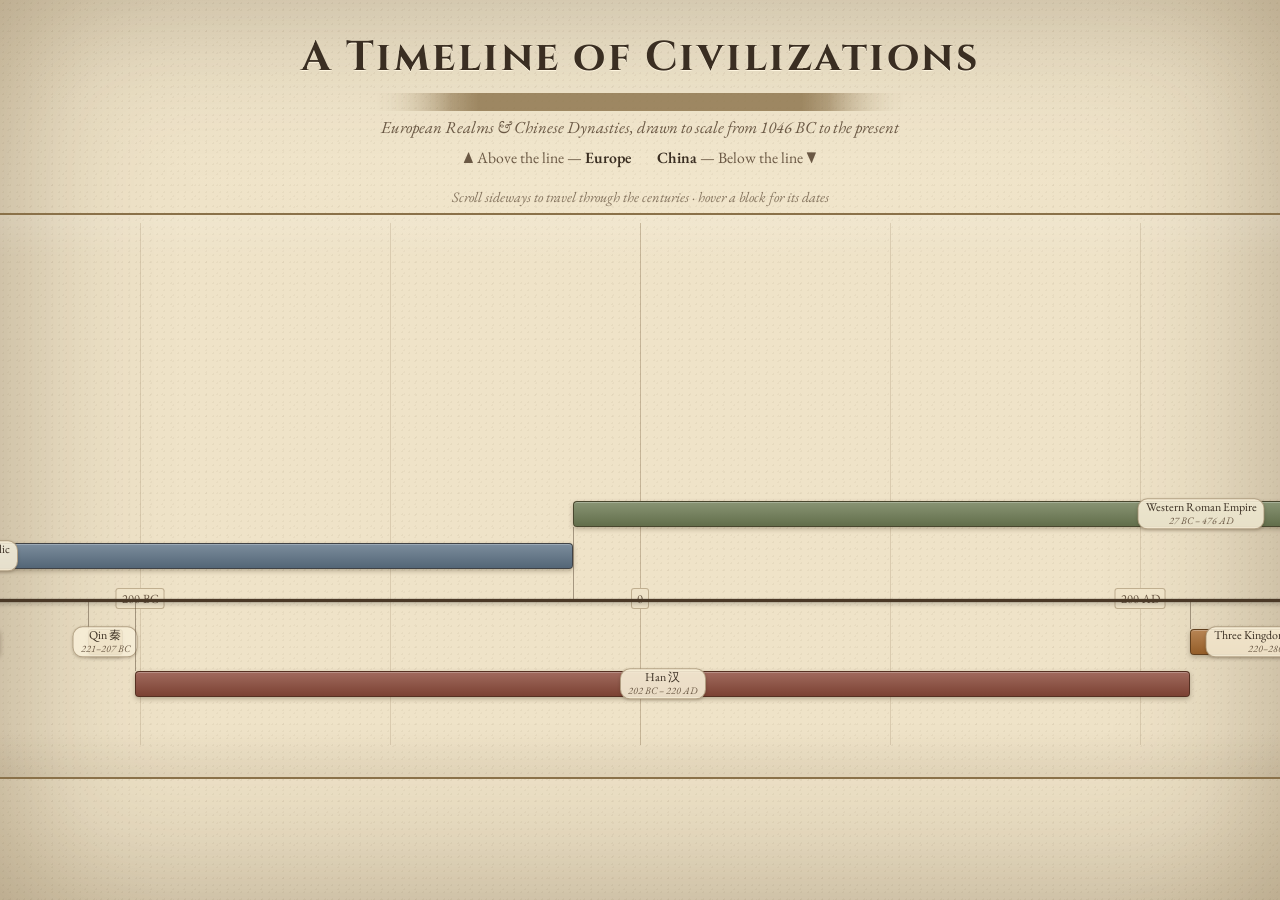
<file: timeline.html>
<!DOCTYPE html>
<html lang="en">
<head>
  <meta charset="UTF-8" />
  <meta name="viewport" content="width=device-width, initial-scale=1.0" />
  <title>A Timeline of Civilizations — Europe &amp; China</title>
  <meta name="description" content="A vintage parallel timeline of European historical periods and Chinese dynasties, placed to scale by year." />
  <link rel="preconnect" href="https://fonts.googleapis.com" />
  <link rel="preconnect" href="https://fonts.gstatic.com" crossorigin />
  <link href="https://fonts.googleapis.com/css2?family=Cinzel:wght@500;700&family=EB+Garamond:ital,wght@0,400;0,600;1,400&display=swap" rel="stylesheet" />
  <style>
    /* ============================================================
       A Timeline of Civilizations — vintage parallel timeline
       Europe above the axis, China below. One file, no frameworks.
       ============================================================ */
    :root {
      --paper: #efe3c8;
      --paper-dark: #e2d2ad;
      --ink: #3a2e22;
      --ink-soft: #6a5844;
      --rule: #8a7149;
      --axis: #4a3826;
      --grid: rgba(120, 95, 60, 0.18);
      --grid-strong: rgba(120, 95, 60, 0.34);
    }

    * { box-sizing: border-box; margin: 0; padding: 0; }

    html, body { height: 100%; }

    body {
      font-family: "EB Garamond", "Palatino Linotype", Georgia, "Noto Serif SC", "Songti SC", "STSong", "SimSun", serif;
      color: var(--ink);
      background:
        radial-gradient(1200px 600px at 50% -10%, #f7eed6, transparent 60%),
        radial-gradient(100% 120% at 50% 50%, #efe3c8 55%, #d8c39a 100%);
      background-color: var(--paper);
      min-height: 100vh;
      position: relative;
    }

    /* faint paper speckle + vignette for an aged feel */
    body::before {
      content: "";
      position: fixed;
      inset: 0;
      pointer-events: none;
      background-image:
        radial-gradient(rgba(90, 70, 40, 0.05) 1px, transparent 1px),
        radial-gradient(rgba(90, 70, 40, 0.04) 1px, transparent 1px);
      background-size: 7px 7px, 11px 11px;
      background-position: 0 0, 3px 4px;
      mix-blend-mode: multiply;
    }
    body::after {
      content: "";
      position: fixed;
      inset: 0;
      pointer-events: none;
      box-shadow: inset 0 0 160px rgba(60, 40, 15, 0.35);
    }

    /* ---------- Header ---------- */
    header.page {
      text-align: center;
      padding: 1.8rem 1rem 1rem;
      position: relative;
      z-index: 1;
    }
    header.page h1 {
      font-family: "Cinzel", Georgia, serif;
      font-weight: 700;
      font-size: clamp(1.5rem, 4vw, 2.6rem);
      letter-spacing: 0.06em;
      color: var(--ink);
      text-shadow: 0 1px 0 #fff6e0;
    }
    header.page .flourish {
      margin: 0.5rem auto 0.3rem;
      width: min(540px, 80%);
      height: 18px;
      background:
        radial-gradient(circle at center, var(--rule) 0 2px, transparent 3px) center/100% 100% no-repeat,
        linear-gradient(90deg, transparent, var(--rule) 20%, var(--rule) 80%, transparent);
      -webkit-mask: linear-gradient(90deg, transparent, #000 15%, #000 85%, transparent);
              mask: linear-gradient(90deg, transparent, #000 15%, #000 85%, transparent);
      opacity: 0.8;
    }
    header.page p.sub {
      font-style: italic;
      font-size: 1.05rem;
      color: var(--ink-soft);
    }

    /* ---------- Legend ---------- */
    .legend {
      display: flex;
      gap: 1.6rem;
      justify-content: center;
      flex-wrap: wrap;
      margin: 0.6rem 0 0.2rem;
      font-size: 0.98rem;
      color: var(--ink-soft);
      position: relative;
      z-index: 1;
    }
    .legend b { color: var(--ink); font-weight: 600; }
    .hint {
      text-align: center;
      font-style: italic;
      font-size: 0.9rem;
      color: var(--ink-soft);
      opacity: 0.8;
      margin-bottom: 0.4rem;
    }

    /* ---------- Scroll area + stage ---------- */
    .scroll {
      overflow-x: auto;
      overflow-y: hidden;
      padding: 0.5rem 0 2rem;
      position: relative;
      z-index: 1;
      border-top: 2px solid var(--rule);
      border-bottom: 2px solid var(--rule);
      background: linear-gradient(180deg, rgba(255,255,255,0.12), transparent 8%, transparent 92%, rgba(80,55,25,0.08));
    }
    .scroll::-webkit-scrollbar { height: 12px; }
    .scroll::-webkit-scrollbar-track { background: var(--paper-dark); }
    .scroll::-webkit-scrollbar-thumb { background: var(--rule); border-radius: 6px; border: 2px solid var(--paper-dark); }

    .timeline { position: relative; }

    /* century gridlines */
    .grid-line { position: absolute; top: 0; bottom: 0; width: 1px; background: var(--grid); }
    .grid-line.major { background: var(--grid-strong); }

    /* the central axis */
    .axis {
      position: absolute;
      left: 0; right: 0;
      height: 3px;
      background: var(--axis);
      box-shadow: 0 0 0 1px rgba(0,0,0,0.1), 0 2px 4px rgba(0,0,0,0.25);
    }
    .axis-cap { /* little arrow nibs at the ends of the era could go here */ }

    /* year tick labels sit on the axis */
    .tick-label {
      position: absolute;
      transform: translateX(-50%);
      font-size: 0.78rem;
      color: var(--ink-soft);
      white-space: nowrap;
      padding: 1px 5px;
      background: var(--paper);
      border: 1px solid rgba(120, 95, 60, 0.4);
      border-radius: 3px;
    }
    /* a stem connecting each block back to the axis */
    .stem {
      position: absolute;
      width: 1px;
      background: rgba(74, 56, 38, 0.45);
    }

    /* ---------- Period blocks ---------- */
    .block {
      position: absolute;
      height: 26px;
      border-radius: 4px;
      border: 1px solid rgba(40, 28, 16, 0.55);
      box-shadow: inset 0 1px 0 rgba(255,255,255,0.25), 0 2px 5px rgba(50, 35, 15, 0.3);
      cursor: default;
      transition: transform 0.1s ease, box-shadow 0.1s ease, filter 0.1s ease;
    }
    .block::before { /* subtle aged texture over the fill */
      content: "";
      position: absolute;
      inset: 0;
      border-radius: inherit;
      background: linear-gradient(180deg, rgba(255,255,255,0.18), rgba(0,0,0,0.12));
      pointer-events: none;
    }
    .block:hover {
      transform: translateY(-1px) scale(1.012);
      box-shadow: inset 0 1px 0 rgba(255,255,255,0.3), 0 5px 12px rgba(50, 35, 15, 0.45);
      filter: saturate(1.1);
      z-index: 20;
    }

    /* the label pill, centred over the block (may extend past a thin bar) */
    .label {
      position: absolute;
      transform: translate(-50%, -50%);
      white-space: nowrap;
      font-size: 12px;
      line-height: 1.15;
      text-align: center;
      padding: 2px 7px;
      border-radius: 10px;
      background: rgba(247, 238, 214, 0.9);
      border: 1px solid rgba(120, 95, 60, 0.5);
      color: var(--ink);
      pointer-events: none;
      box-shadow: 0 1px 3px rgba(50,35,15,0.25);
    }
    .label .yr { display: block; font-size: 10px; font-style: italic; color: var(--ink-soft); }

    @media (prefers-reduced-motion: reduce) { .block { transition: none; } }
  </style>
</head>
<body>
  <header class="page">
    <h1>A Timeline of Civilizations</h1>
    <div class="flourish"></div>
    <p class="sub">European Realms &amp; Chinese Dynasties, drawn to scale from 1046&nbsp;BC to the present</p>
    <div class="legend">
      <span>▲ Above the line — <b>Europe</b></span>
      <span><b>China</b> — Below the line ▼</span>
    </div>
  </header>

  <p class="hint">Scroll sideways to travel through the centuries · hover a block for its dates</p>

  <div class="scroll" id="scroll">
    <div class="timeline" id="timeline"></div>
  </div>

  <script>
  (function () {
    "use strict";

    /* ---------------------------------------------------------
       Data — years as integers (negative = BC, positive = AD)
       --------------------------------------------------------- */
    const EUROPE = [
      { name: "Roman Republic", start: -509, end: -27 },
      { name: "Western Roman Empire", start: -27, end: 476 },
      { name: "Eastern Roman Empire", start: 330, end: 1453 },
      { name: "Middle Ages", start: 476, end: 1453 },
      { name: "Frankish Kingdom", start: 481, end: 843 },
      { name: "Kievan Rus'", start: 882, end: 1240 },
      { name: "Duchy of Normandy", start: 911, end: 1204 },
      { name: "Kingdom of England", start: 927, end: 1707 },
      { name: "Holy Roman Empire", start: 962, end: 1806 },
      { name: "Grand Duchy of Moscow", start: 1283, end: 1547 },
      { name: "Ottoman Empire", start: 1299, end: 1923 },
      { name: "Portuguese Empire", start: 1415, end: 1999 },
      { name: "Spanish Empire", start: 1492, end: 1898 },
      { name: "Tsardom of Russia", start: 1547, end: 1721 },
      { name: "Dutch Republic", start: 1581, end: 1795 },
      { name: "Commonwealth of England", start: 1649, end: 1660 },
      { name: "Russian Empire", start: 1721, end: 1917 },
      { name: "First French Empire", start: 1804, end: 1815 },
      { name: "German Confederation", start: 1815, end: 1866 },
      { name: "Kingdom of Italy", start: 1861, end: 1946 },
      { name: "Austro-Hungarian Empire", start: 1867, end: 1918 },
      { name: "German Empire", start: 1871, end: 1918 },
      { name: "Soviet Union", start: 1922, end: 1991 }
    ];
    const CHINA = [
      { name: "Zhou 周", start: -1046, end: -256 },
      { name: "Qin 秦", start: -221, end: -207 },
      { name: "Han 汉", start: -202, end: 220 },
      { name: "Three Kingdoms 三国", start: 220, end: 280 },
      { name: "Jin 晋", start: 265, end: 420 },
      { name: "Northern & Southern Dynasties 南北朝", start: 420, end: 589 },
      { name: "Sui 隋", start: 581, end: 618 },
      { name: "Tang 唐", start: 618, end: 907 },
      { name: "Five Dynasties 五代", start: 907, end: 960 },
      { name: "Song 宋", start: 960, end: 1279 },
      { name: "Yuan 元", start: 1271, end: 1368 },
      { name: "Ming 明", start: 1368, end: 1644 },
      { name: "Qing 清", start: 1636, end: 1912 }
    ];

    // muted vintage palettes — cool tones for Europe, warm for China
    const EU_COLORS = ["#5f7487", "#6f7d55", "#7a6a86", "#4f7370", "#86684f",
                       "#577089", "#6b6f4e", "#805a5a", "#4e6a5a", "#737089",
                       "#8a7340", "#5a6b6b"];
    const CN_COLORS = ["#9c5a46", "#b0803c", "#8c4a3a", "#a86a2e", "#7a4a2e",
                       "#9c6b2e", "#a8564a", "#8a5a30", "#6f4530"];

    /* ---------------------------------------------------------
       Scale: map a year to an x-position in pixels
       --------------------------------------------------------- */
    const MIN_YEAR = -1046;
    const MAX_YEAR = 2000;
    const PX_PER_YEAR = 2.5;
    const PAD = 70; // left/right breathing room (px)

    const totalWidth = (MAX_YEAR - MIN_YEAR) * PX_PER_YEAR + PAD * 2;
    function xOf(year) { return PAD + (year - MIN_YEAR) * PX_PER_YEAR; }

    // geometry
    const BLOCK_H = 26;
    const LANE_STEP = 42;   // vertical distance between stacked lanes
    const AXIS_GAP = 30;    // gap between axis and the first lane
    const LABEL_FONT = "12px 'EB Garamond', Georgia, 'Noto Serif SC', 'Songti SC', 'STSong', 'SimSun', serif";
    /* ---------------------------------------------------------
       Helpers
       --------------------------------------------------------- */
    // measure label width with the real font so packing reserves room for it
    const canvas = document.createElement("canvas");
    const mctx = canvas.getContext("2d");
    mctx.font = LABEL_FONT;
    function labelWidth(text) { return mctx.measureText(text).width + 16; } // + pill padding

    function fmtYear(y) {
      if (y < 0) return Math.abs(y) + " BC";
      return y + (y === 0 ? "" : " AD");
    }
    function fmtRange(s, e) {
      if (s < 0 && e < 0) return Math.abs(s) + "–" + Math.abs(e) + " BC";
      if (s < 0 && e >= 0) return Math.abs(s) + " BC – " + e + " AD";
      return s + "–" + e;
    }

    /* Greedy lane packing. Each item reserves the horizontal span of
       whichever is wider — its bar or its centred label — so neither
       bars nor labels can ever collide. Returns the lane count. */
    function packLanes(items) {
      items.forEach(function (it) {
        it.x0 = xOf(it.start);
        it.x1 = xOf(it.end);
        it.cx = (it.x0 + it.x1) / 2;
        const lw = labelWidth(it.name);
        it.lw = lw;
        it.left = Math.min(it.x0, it.cx - lw / 2) - 6;   // reserved span (+gap)
        it.right = Math.max(it.x1, it.cx + lw / 2) + 6;
      });
      const sorted = items.slice().sort(function (a, b) { return a.left - b.left; });
      const laneEnds = []; // right edge currently occupied in each lane
      sorted.forEach(function (it) {
        let lane = -1;
        for (let i = 0; i < laneEnds.length; i++) {
          if (laneEnds[i] <= it.left) { lane = i; break; }
        }
        if (lane === -1) { lane = laneEnds.length; laneEnds.push(0); }
        laneEnds[lane] = it.right;
        it.lane = lane;
      });
      return laneEnds.length;
    }
    /* ---------------------------------------------------------
       Build the layout
       --------------------------------------------------------- */
    const tl = document.getElementById("timeline");
    const scroll = document.getElementById("scroll");

    function build() {
      tl.innerHTML = "";
    const euLanes = packLanes(EUROPE);
    const cnLanes = packLanes(CHINA);

    const TOP_MARGIN = 26;
    const BOTTOM_MARGIN = 48; // room for the lowest lane + edge
    const axisY = TOP_MARGIN + (euLanes - 1) * LANE_STEP + BLOCK_H + AXIS_GAP;
    const totalHeight = axisY + AXIS_GAP + (cnLanes - 1) * LANE_STEP + BLOCK_H + BOTTOM_MARGIN;

    tl.style.width = totalWidth + "px";
    tl.style.height = totalHeight + "px";

    // ----- century gridlines + year ticks -----
    const firstLine = Math.ceil(MIN_YEAR / 100) * 100;
    for (let y = firstLine; y <= MAX_YEAR; y += 100) {
      const line = document.createElement("div");
      line.className = "grid-line" + (y % 500 === 0 ? " major" : "");
      line.style.left = xOf(y) + "px";
      tl.appendChild(line);

      if (y % 200 === 0) {
        const lab = document.createElement("div");
        lab.className = "tick-label";
        lab.style.left = xOf(y) + "px";
        lab.style.top = (axisY - 11) + "px";
        lab.textContent = fmtYear(y);
        tl.appendChild(lab);
      }
    }

    // ----- the axis line -----
    const axis = document.createElement("div");
    axis.className = "axis";
    axis.style.top = axisY + "px";
    tl.appendChild(axis);
    // ----- period blocks -----
    function renderSide(items, colors, side) {
      items.forEach(function (it, i) {
        const color = colors[i % colors.length];
        const width = Math.max(3, it.x1 - it.x0);

        // vertical position depends on side + lane
        let blockTop, stemTop, stemH;
        if (side === "top") {
          const bottom = axisY - AXIS_GAP - it.lane * LANE_STEP;
          blockTop = bottom - BLOCK_H;
          stemTop = bottom;
          stemH = axisY - bottom;
        } else {
          blockTop = axisY + AXIS_GAP + it.lane * LANE_STEP;
          stemTop = axisY;
          stemH = blockTop - axisY;
        }

        // stem back to the axis, aligned to the start year
        const stem = document.createElement("div");
        stem.className = "stem";
        stem.style.left = it.x0 + "px";
        stem.style.top = stemTop + "px";
        stem.style.height = stemH + "px";
        tl.appendChild(stem);

        // the block itself
        const block = document.createElement("div");
        block.className = "block";
        block.style.left = it.x0 + "px";
        block.style.top = blockTop + "px";
        block.style.width = width + "px";
        block.style.background = color;
        block.title = it.name + " (" + fmtRange(it.start, it.end) + ")";
        tl.appendChild(block);

        // centred label pill (name + dates)
        const label = document.createElement("div");
        label.className = "label";
        label.style.left = it.cx + "px";
        label.style.top = (blockTop + BLOCK_H / 2) + "px";
        label.innerHTML =
          it.name.replace(/&/g, "&amp;") +
          '<span class="yr">' + fmtRange(it.start, it.end) + "</span>";
        tl.appendChild(label);
      });
    }

    renderSide(EUROPE, EU_COLORS, "top");
    renderSide(CHINA, CN_COLORS, "bottom");
    }

    build();

    // open centred on the BC/AD boundary so both ancient and modern show
    scroll.scrollLeft = xOf(0) - scroll.clientWidth / 2;

    // re-pack once the vintage web font loads, so reserved label widths
    // match the real metrics (prevents any thin-bar label overlap)
    if (document.fonts && document.fonts.ready) {
      document.fonts.ready.then(function () {
        mctx.font = LABEL_FONT;
        const keep = scroll.scrollLeft;
        build();
        scroll.scrollLeft = keep;
      });
    }
  })();
  </script>
</body>
</html>
</file>
<file: css/style.css>
/* ============================================================
   Personal Website — Cool & Calm Theme
   Palette: ice blue, ocean blue, teal green, deep slate
   ============================================================ */

:root {
  --bg: #eef5f8;
  --bg-soft: #e0edf2;
  --surface: #ffffff;
  --primary: #3b86b4;
  --primary-dark: #2a6a90;
  --primary-tint: #dcebf4;
  --accent: #48a887;
  --accent-tint: #ddf0e8;
  --sage: #73a2a0;
  --text: #20333c;
  --text-muted: #607988;
  --border: #d8e5ec;
  --shadow-sm: 0 2px 10px rgba(33, 80, 105, 0.08);
  --shadow-md: 0 10px 30px rgba(33, 80, 105, 0.12);
  --shadow-lg: 0 18px 45px rgba(33, 80, 105, 0.18);
  --radius-sm: 12px;
  --radius-md: 20px;
  --radius-lg: 30px;
  --radius-pill: 999px;
  --max-width: 1120px;
  --nav-height: 74px;
}

/* ---------- Reset ---------- */
*,
*::before,
*::after {
  box-sizing: border-box;
  margin: 0;
  padding: 0;
}

html {
  scroll-behavior: smooth;
  scroll-padding-top: calc(var(--nav-height) + 16px);
}

body {
  font-family: "Nunito", "Segoe UI", system-ui, -apple-system, sans-serif;
  background-color: var(--bg);
  color: var(--text);
  line-height: 1.7;
  font-size: 1.05rem;
  -webkit-font-smoothing: antialiased;
  overflow-x: hidden;
}

img {
  max-width: 100%;
  display: block;
}

a {
  color: var(--primary-dark);
  text-decoration: none;
  transition: color 0.2s ease;
}

a:hover {
  color: var(--primary);
}

ul {
  list-style: none;
}

h1,
h2,
h3,
h4 {
  font-family: "Nunito", "Segoe UI", system-ui, sans-serif;
  font-weight: 800;
  line-height: 1.25;
  color: var(--text);
}

/* ---------- Layout helpers ---------- */
.container {
  width: min(100% - 2.5rem, var(--max-width));
  margin-inline: auto;
}

.section {
  padding: 5.5rem 0;
}

.section--alt {
  background: linear-gradient(180deg, var(--bg-soft), var(--bg));
}

.section-head {
  text-align: center;
  max-width: 620px;
  margin: 0 auto 3rem;
}

.section-head .eyebrow {
  display: inline-block;
  background: var(--primary-tint);
  color: var(--primary-dark);
  font-weight: 800;
  font-size: 0.82rem;
  letter-spacing: 0.08em;
  text-transform: uppercase;
  padding: 0.35rem 1rem;
  border-radius: var(--radius-pill);
  margin-bottom: 1rem;
}

.section-head h2 {
  font-size: clamp(1.7rem, 3.5vw, 2.4rem);
  margin-bottom: 0.75rem;
}

.section-head p {
  color: var(--text-muted);
}

/* ---------- Buttons ---------- */
.btn {
  display: inline-block;
  padding: 0.75rem 1.7rem;
  border: none;
  border-radius: var(--radius-pill);
  font: inherit;
  font-weight: 800;
  cursor: pointer;
  transition: background 0.25s ease, transform 0.2s ease, box-shadow 0.25s ease;
}

.btn--primary {
  background: var(--primary);
  color: #fff;
  box-shadow: var(--shadow-sm);
}

.btn--primary:hover {
  background: var(--primary-dark);
  transform: translateY(-2px);
  box-shadow: var(--shadow-md);
}

.btn--ghost {
  background: transparent;
  color: var(--primary-dark);
  border: 2px solid var(--primary);
}

.btn--ghost:hover {
  background: var(--primary-tint);
  transform: translateY(-2px);
}

.btn--soft {
  background: var(--primary-tint);
  color: var(--primary-dark);
}

.btn--soft:hover {
  background: var(--accent-tint);
}

.btn:disabled {
  opacity: 0.6;
  cursor: wait;
}

/* ---------- Navbar ---------- */
.navbar {
  position: sticky;
  top: 0;
  z-index: 50;
  background: rgba(255, 255, 255, 0.92);
  backdrop-filter: blur(12px);
  border-bottom: 1px solid var(--border);
}

.navbar__inner {
  display: flex;
  align-items: center;
  justify-content: space-between;
  gap: 1rem;
  height: var(--nav-height);
}

.brand {
  display: flex;
  align-items: center;
  gap: 0.6rem;
  font-weight: 800;
  font-size: 1.15rem;
  color: var(--text);
}

.brand__mark {
  width: 38px;
  height: 38px;
  display: grid;
  place-items: center;
  background: linear-gradient(135deg, var(--primary), var(--accent));
  color: #fff;
  border-radius: var(--radius-sm);
  font-size: 1.1rem;
}

.nav-links {
  display: flex;
  gap: 0.3rem;
}

.nav-links a {
  padding: 0.5rem 1rem;
  border-radius: var(--radius-pill);
  font-weight: 700;
  color: var(--text-muted);
  transition: color 0.2s ease, background 0.2s ease;
}

.nav-links a:hover {
  color: var(--primary-dark);
  background: var(--primary-tint);
}

.nav-links a.active {
  color: var(--primary-dark);
  background: var(--primary-tint);
}

.nav-toggle {
  display: none;
  flex-direction: column;
  justify-content: center;
  gap: 5px;
  width: 44px;
  height: 44px;
  padding: 10px;
  background: none;
  border: none;
  cursor: pointer;
}

.nav-toggle span,
.nav-toggle span::before,
.nav-toggle span::after {
  display: block;
  height: 3px;
  border-radius: 2px;
  background: var(--text);
  transition: transform 0.3s ease, opacity 0.3s ease;
}

.nav-toggle span {
  position: relative;
}

.nav-toggle span::before,
.nav-toggle span::after {
  content: "";
  position: absolute;
  left: 0;
  right: 0;
}

.nav-toggle span::before {
  top: -7px;
}

.nav-toggle span::after {
  top: 7px;
}

/* ---------- Hero ---------- */
.hero {
  padding: 5rem 0 6rem;
  background: linear-gradient(180deg, var(--bg-soft), var(--bg));
}

.hero__grid {
  display: grid;
  grid-template-columns: 1.15fr 0.85fr;
  gap: 3rem;
  align-items: center;
}

.hero__text h1 {
  font-size: clamp(2.1rem, 5vw, 3.1rem);
  margin-bottom: 1.2rem;
}

.hero__badge {
  display: inline-block;
  background: var(--accent-tint);
  color: #2c7a5e;
  font-weight: 700;
  font-size: 0.88rem;
  padding: 0.35rem 1rem;
  border-radius: var(--radius-pill);
  margin-bottom: 1rem;
}

.highlight {
  color: var(--primary);
}

.wave {
  display: inline-block;
  transform-origin: 70% 70%;
}

.hero__intro {
  color: var(--text-muted);
  max-width: 34rem;
  margin-bottom: 1.8rem;
  font-size: 1.08rem;
}

.hero__actions {
  display: flex;
  flex-wrap: wrap;
  gap: 0.8rem;
}

.hero__photo {
  position: relative;
  display: flex;
  justify-content: center;
  align-items: center;
}

.hero__photo img {
  width: 100%;
  max-width: 380px;
  aspect-ratio: 1;
  object-fit: cover;
  border-radius: var(--radius-lg);
  border: 6px solid var(--surface);
  box-shadow: var(--shadow-lg);
  position: relative;
  z-index: 2;
}

.blob {
  position: absolute;
  width: 440px;
  height: 440px;
  background: linear-gradient(135deg, var(--primary-tint), var(--accent-tint));
  border-radius: 42% 58% 63% 37% / 42% 38% 62% 58%;
  animation: blob-morph 12s ease-in-out infinite;
  z-index: 1;
}

@keyframes blob-morph {
  0%, 100% {
    border-radius: 42% 58% 63% 37% / 42% 38% 62% 58%;
  }
  50% {
    border-radius: 58% 42% 37% 63% / 58% 62% 38% 42%;
  }
}

.chip {
  position: absolute;
  background: var(--surface);
  border: 1px solid var(--border);
  border-radius: var(--radius-pill);
  padding: 0.4rem 1rem;
  font-size: 0.85rem;
  font-weight: 700;
  color: var(--text);
  box-shadow: var(--shadow-md);
  z-index: 3;
}

.chip--1 {
  top: 10%;
  right: 5%;
  animation: float 4s ease-in-out infinite;
}

.chip--2 {
  bottom: 12%;
  left: 0%;
  animation: float 5s ease-in-out infinite 0.5s;
}

@keyframes float {
  0%, 100% { transform: translateY(0); }
  50% { transform: translateY(-10px); }
}

/* ---------- Scroll-reveal ---------- */
.reveal {
  opacity: 0;
  transform: translateY(28px);
  transition: opacity 0.6s ease, transform 0.6s ease;
}

.reveal.in-view {
  opacity: 1;
  transform: translateY(0);
}

/* ---------- Things grid ---------- */
.things-grid {
  display: grid;
  grid-template-columns: repeat(3, 1fr);
  gap: 1.5rem;
}

.thing-card {
  background: var(--surface);
  border: 1px solid var(--border);
  border-radius: var(--radius-md);
  padding: 1.8rem;
  box-shadow: var(--shadow-sm);
  transition: transform 0.25s ease, box-shadow 0.25s ease;
}

.thing-card:hover {
  transform: translateY(-4px);
  box-shadow: var(--shadow-md);
}

.thing-card__icon {
  font-size: 2rem;
  margin-bottom: 0.8rem;
}

.thing-card h3 {
  margin-bottom: 0.5rem;
}

.thing-card p {
  color: var(--text-muted);
  font-size: 0.98rem;
}

/* ---------- Page hero ---------- */
.page-hero {
  padding: 4.5rem 0 2.5rem;
  text-align: center;
  background: linear-gradient(180deg, var(--bg-soft), var(--bg));
}

.page-hero h1 {
  font-size: clamp(2rem, 4.5vw, 2.8rem);
  margin-bottom: 0.7rem;
}

.page-hero p {
  color: var(--text-muted);
  max-width: 40rem;
  margin: 0 auto 1.6rem;
}

/* ---------- To-do app ---------- */
.todo-wrap {
  max-width: 720px;
}

.todo-card {
  background: var(--surface);
  border: 1px solid var(--border);
  border-radius: var(--radius-md);
  box-shadow: var(--shadow-md);
  padding: 1.8rem;
}

.todo-form__main {
  display: grid;
  grid-template-columns: 1fr 170px auto auto;
  gap: 0.9rem;
  align-items: end;
}

.todo-label {
  display: block;
  font-size: 0.82rem;
  font-weight: 800;
  color: var(--text-muted);
  margin-bottom: 0.35rem;
}

.todo-form input,
.todo-form select {
  width: 100%;
  padding: 0.65rem 0.85rem;
  border: 2px solid var(--border);
  border-radius: var(--radius-sm);
  font: inherit;
  color: var(--text);
  background: var(--surface);
  transition: border-color 0.2s ease;
}

.todo-form input:focus,
.todo-form select:focus {
  outline: none;
  border-color: var(--primary);
}

.todo-field-pickers {
  grid-column: span 2;
}

.todo-pickers {
  display: flex;
  align-items: center;
  gap: 0.8rem;
}

/* emoji picker */
.emoji-picker {
  position: relative;
}

.emoji-picker__btn {
  width: 44px;
  height: 44px;
  border: 2px solid var(--border);
  border-radius: var(--radius-sm);
  background: var(--surface);
  font-size: 1.3rem;
  cursor: pointer;
  display: grid;
  place-items: center;
  transition: border-color 0.2s ease;
}

.emoji-picker__btn:hover {
  border-color: var(--primary);
}

.emoji-picker__btn--empty {
  color: var(--text-muted);
}

.emoji-picker__pop {
  position: absolute;
  top: calc(100% + 8px);
  left: 0;
  display: none;
  grid-template-columns: repeat(6, 1fr);
  gap: 0.2rem;
  background: var(--surface);
  border: 1px solid var(--border);
  border-radius: var(--radius-sm);
  padding: 0.5rem;
  box-shadow: var(--shadow-md);
  z-index: 20;
  width: 240px;
}

.emoji-picker__pop.open {
  display: grid;
}

.emoji-option {
  width: 36px;
  height: 36px;
  border: 2px solid transparent;
  border-radius: 8px;
  background: none;
  font-size: 1.1rem;
  cursor: pointer;
  display: grid;
  place-items: center;
  transition: background 0.15s ease, border-color 0.15s ease;
}

.emoji-option:hover {
  background: var(--primary-tint);
}

.emoji-option.is-selected {
  border-color: var(--primary);
  background: var(--primary-tint);
}

.emoji-option--none {
  font-size: 0.7rem;
  font-weight: 700;
  color: var(--text-muted);
}

/* priority picker */
.prio-picker {
  display: flex;
  gap: 0.3rem;
}

.prio-btn {
  padding: 0.5rem 0.9rem;
  border: 2px solid var(--border);
  border-radius: var(--radius-pill);
  background: var(--surface);
  font: inherit;
  font-weight: 700;
  font-size: 0.85rem;
  color: var(--text-muted);
  cursor: pointer;
  transition: all 0.2s ease;
}

.prio-btn:hover {
  border-color: var(--primary);
}

.prio-btn--low.is-selected {
  background: var(--accent-tint);
  border-color: var(--accent);
  color: #2c7a5e;
}

.prio-btn--medium.is-selected {
  background: var(--primary-tint);
  border-color: var(--primary);
  color: var(--primary-dark);
}

.prio-btn--high.is-selected {
  background: #fbe4d5;
  border-color: #e07b3f;
  color: #b05a1f;
}

.todo-add-btn {
  padding: 0.65rem 1.6rem;
}

.todo-error {
  min-height: 1.5em;
  margin-top: 0.7rem;
  font-size: 0.92rem;
  font-weight: 700;
  color: var(--danger, #c0392b);
  opacity: 0;
  transition: opacity 0.2s ease;
}

.todo-error.show {
  opacity: 1;
}

.todo-summary {
  font-size: 0.92rem;
  font-weight: 700;
  color: var(--text-muted);
  border-top: 1px solid var(--border);
  padding-top: 0.9rem;
  margin-top: 0.5rem;
}

.todo-list {
  margin-top: 0.5rem;
}

.todo-item {
  display: flex;
  align-items: center;
  gap: 0.9rem;
  padding: 0.9rem 0.2rem;
  border-bottom: 1px solid var(--border);
  transition: opacity 0.3s ease, transform 0.3s ease;
}

.todo-item:last-child {
  border-bottom: none;
}

.todo-item--removing {
  opacity: 0;
  transform: translateX(30px);
}

.todo-check {
  position: relative;
  display: flex;
  align-items: center;
  cursor: pointer;
  flex-shrink: 0;
}

.todo-check__input {
  position: absolute;
  opacity: 0;
  width: 0;
  height: 0;
}

.todo-check__box {
  width: 22px;
  height: 22px;
  border: 2px solid var(--border);
  border-radius: 6px;
  display: grid;
  place-items: center;
  transition: background 0.2s ease, border-color 0.2s ease;
}

.todo-check__box::after {
  content: "✓";
  font-size: 0.85rem;
  color: #fff;
  opacity: 0;
  transition: opacity 0.15s ease;
}

.todo-check__input:checked + .todo-check__box {
  background: var(--primary);
  border-color: var(--primary);
}

.todo-check__input:checked + .todo-check__box::after {
  opacity: 1;
}

.todo-content {
  flex: 1;
  min-width: 0;
}

.todo-text {
  display: block;
  overflow-wrap: anywhere;
}

.todo-item--done .todo-text {
  text-decoration: line-through;
  color: var(--text-muted);
}

.todo-emoji {
  margin-right: 0.4rem;
}

.todo-meta {
  display: flex;
  flex-wrap: wrap;
  gap: 0.5rem;
  margin-top: 0.2rem;
  font-size: 0.8rem;
}

.todo-date {
  color: var(--text-muted);
  font-weight: 700;
}

.todo-prio {
  padding: 0.1rem 0.6rem;
  border-radius: var(--radius-pill);
  font-weight: 800;
}

.todo-prio--low {
  background: var(--accent-tint);
  color: #2c7a5e;
}

.todo-prio--medium {
  background: var(--primary-tint);
  color: var(--primary-dark);
}

.todo-prio--high {
  background: #fbe4d5;
  color: #b05a1f;
}

.todo-delete {
  width: 34px;
  height: 34px;
  border: none;
  border-radius: 50%;
  background: transparent;
  color: var(--text-muted);
  font-size: 1.3rem;
  line-height: 1;
  cursor: pointer;
  flex-shrink: 0;
  transition: background 0.2s ease, color 0.2s ease;
}

.todo-delete:hover {
  background: #fbe4d5;
  color: #c0392b;
}

.todo-empty {
  text-align: center;
  padding: 2.5rem 0 1.5rem;
  color: var(--text-muted);
}

.todo-empty__icon {
  font-size: 2.2rem;
  margin-bottom: 0.4rem;
}

.todo-empty p {
  font-weight: 800;
  font-size: 1.1rem;
  margin-bottom: 0.2rem;
}

.todo-empty span {
  font-size: 0.92rem;
}

.is-hidden {
  display: none;
}

/* ---------- Resume ---------- */
.resume-layout {
  display: grid;
  grid-template-columns: 320px 1fr;
  gap: 1.6rem;
  align-items: start;
}

.resume-aside .panel {
  margin-bottom: 1.6rem;
}

.panel {
  background: var(--surface);
  border: 1px solid var(--border);
  border-radius: var(--radius-md);
  padding: 1.5rem;
  box-shadow: var(--shadow-sm);
}

.panel h3 {
  display: flex;
  align-items: center;
  gap: 0.5rem;
  margin-bottom: 1rem;
  font-size: 1.1rem;
}

.panel h2 {
  display: flex;
  align-items: center;
  gap: 0.5rem;
  margin-bottom: 1.2rem;
  font-size: 1.4rem;
}

.dot {
  width: 10px;
  height: 10px;
  border-radius: 50%;
  background: var(--accent);
  flex-shrink: 0;
}

.detail-list li {
  display: flex;
  gap: 0.6rem;
  margin-bottom: 0.7rem;
  font-size: 0.95rem;
}

.detail-list .ic {
  flex-shrink: 0;
}

.detail-list strong {
  display: block;
  font-size: 0.85rem;
}

/* skill bars */
.skill-bar {
  margin-bottom: 0.9rem;
}

.skill-bar__label {
  display: flex;
  justify-content: space-between;
  font-size: 0.88rem;
  font-weight: 700;
  margin-bottom: 0.3rem;
}

.skill-bar__track {
  height: 10px;
  background: var(--primary-tint);
  border-radius: var(--radius-pill);
  overflow: hidden;
}

.skill-bar__fill {
  height: 100%;
  width: 0;
  background: linear-gradient(90deg, var(--primary), var(--accent));
  border-radius: var(--radius-pill);
  transition: width 1.2s cubic-bezier(0.4, 0, 0.2, 1);
}

/* skill tags */
.skill-tags {
  display: flex;
  flex-wrap: wrap;
  gap: 0.5rem;
}

.skill-tags span {
  padding: 0.25rem 0.85rem;
  border-radius: var(--radius-pill);
  background: var(--primary-tint);
  color: var(--primary-dark);
  font-size: 0.85rem;
  font-weight: 700;
}

.skill-tags span.alt {
  background: var(--accent-tint);
  color: #2c7a5e;
}

/* skill category groups */
.skill-group {
  margin-bottom: 1.1rem;
}

.skill-group:last-child {
  margin-bottom: 0;
}

.skill-group__label {
  font-size: 0.88rem;
  font-weight: 800;
  color: var(--text-muted);
  text-transform: uppercase;
  letter-spacing: 0.05em;
  margin-bottom: 0.55rem;
}

/* timeline */
.timeline__item {
  position: relative;
  padding: 0 0 1.4rem 1.4rem;
  border-left: 3px solid var(--border);
}

.timeline__item:last-child {
  padding-bottom: 0;
}

.timeline__item::before {
  content: "";
  position: absolute;
  left: -8.5px;
  top: 6px;
  width: 14px;
  height: 14px;
  border-radius: 50%;
  background: var(--primary);
  border: 3px solid var(--surface);
}

.timeline__period {
  font-size: 0.82rem;
  font-weight: 800;
  color: var(--accent);
}

.timeline__item h4 {
  margin: 0.15rem 0;
}

.org {
  color: var(--text-muted);
  font-size: 0.92rem;
  margin-bottom: 0.4rem;
}

.bullets {
  list-style: disc;
  padding-left: 1.2rem;
  color: var(--text-muted);
  font-size: 0.95rem;
}

.bullets li {
  margin-bottom: 0.25rem;
}

/* ---------- Contact ---------- */
.contact-grid {
  display: grid;
  grid-template-columns: 0.9fr 1.1fr;
  gap: 1.6rem;
  align-items: start;
}

.contact-item {
  display: flex;
  align-items: center;
  gap: 1rem;
  background: var(--surface);
  border: 1px solid var(--border);
  border-radius: var(--radius-md);
  padding: 1.1rem 1.3rem;
  margin-bottom: 1rem;
  box-shadow: var(--shadow-sm);
  transition: transform 0.25s ease, box-shadow 0.25s ease;
}

.contact-item:hover {
  transform: translateY(-2px);
  box-shadow: var(--shadow-md);
}

.contact-item__icon {
  font-size: 1.5rem;
  flex-shrink: 0;
}

.contact-item strong {
  display: block;
  font-size: 0.95rem;
}

.contact-item a,
.contact-item .value {
  font-size: 0.92rem;
  color: var(--text-muted);
}

.contact-item a:hover {
  color: var(--primary);
}

.contact-form-card {
  background: var(--surface);
  border: 1px solid var(--border);
  border-radius: var(--radius-md);
  box-shadow: var(--shadow-md);
  padding: 1.8rem;
}

.contact-form-card > form > h3 {
  margin-bottom: 0.3rem;
}

.contact-form-card > form > p {
  color: var(--text-muted);
  font-size: 0.95rem;
  margin-bottom: 1.4rem;
}

.form-row {
  display: grid;
  grid-template-columns: 1fr 1fr;
  gap: 1rem;
}

.field {
  margin-bottom: 1rem;
}

.field label {
  display: block;
  font-size: 0.88rem;
  font-weight: 800;
  margin-bottom: 0.3rem;
}

.field input,
.field textarea {
  width: 100%;
  padding: 0.65rem 0.85rem;
  border: 2px solid var(--border);
  border-radius: var(--radius-sm);
  font: inherit;
  color: var(--text);
  background: var(--surface);
  transition: border-color 0.2s ease;
}

.field textarea {
  min-height: 120px;
  resize: vertical;
}

.field input:focus,
.field textarea:focus {
  outline: none;
  border-color: var(--primary);
}

.field input.invalid,
.field textarea.invalid {
  border-color: #c0392b;
}

.error-msg {
  display: none;
  font-size: 0.82rem;
  font-weight: 700;
  color: #c0392b;
  margin-top: 0.3rem;
}

.field.has-error .error-msg {
  display: block;
}

.form-note {
  margin-top: 0.8rem;
  font-size: 0.82rem;
  color: var(--text-muted);
}

.form-success {
  display: none;
  text-align: center;
  padding: 2.5rem 0;
}

.form-success.show {
  display: block;
}

.form-success .check {
  font-size: 2.4rem;
  margin-bottom: 0.5rem;
}

/* ---------- Footer ---------- */
.footer {
  background: var(--text);
  color: #c8d8e0;
  padding: 2.5rem 0 2rem;
  margin-top: 2rem;
}

.footer__grid {
  display: flex;
  align-items: center;
  justify-content: space-between;
  gap: 1.5rem;
  margin-bottom: 1.5rem;
}

.footer__fact {
  display: flex;
  align-items: center;
  gap: 0.8rem;
  max-width: 30rem;
}

.footer__fact .icon {
  font-size: 1.4rem;
  flex-shrink: 0;
}

.footer__fact strong {
  display: block;
  font-size: 0.9rem;
  color: #fff;
}

.footer__fact span {
  font-size: 0.88rem;
  color: #9fb4bd;
}

.footer__social {
  display: flex;
  gap: 0.7rem;
  flex-shrink: 0;
}

.footer__social a {
  width: 42px;
  height: 42px;
  display: grid;
  place-items: center;
  border-radius: 50%;
  background: rgba(255, 255, 255, 0.12);
  color: #fff;
  font-weight: 800;
  font-size: 0.9rem;
  transition: background 0.2s ease, transform 0.2s ease;
}

.footer__social a:hover {
  background: var(--primary);
  transform: translateY(-3px);
}

.footer__bottom {
  text-align: center;
  font-size: 0.88rem;
  opacity: 0.8;
  border-top: 1px solid rgba(255, 255, 255, 0.1);
  padding-top: 1.2rem;
}

/* ---------- Image fallbacks ---------- */
.avatar-fallback {
  width: 100%;
  max-width: 380px;
  aspect-ratio: 1;
  border-radius: var(--radius-lg);
  border: 6px solid var(--surface);
  box-shadow: var(--shadow-lg);
}

.project-fallback {
  width: 100%;
  height: 100%;
  display: block;
}

/* ---------- Print (resume page) ---------- */
@media print {
  .navbar,
  .footer,
  #printBtn {
    display: none !important;
  }

  html,
  body {
    background: #fff;
  }

  * {
    -webkit-print-color-adjust: exact;
    print-color-adjust: exact;
  }

  .panel {
    box-shadow: none;
    border: 1px solid #ccc;
  }

  .reveal {
    opacity: 1 !important;
    transform: none !important;
  }
}

/* ---------- Responsive ---------- */
@media (max-width: 900px) {
  .hero__grid,
  .things-grid,
  .resume-layout,
  .contact-grid {
    grid-template-columns: 1fr;
  }

  .hero {
    padding: 3.5rem 0 4rem;
  }

  .hero__photo {
    order: -1;
    margin-bottom: 1rem;
  }

  .blob {
    width: 340px;
    height: 340px;
  }

  .footer__grid {
    flex-direction: column;
    text-align: center;
  }
}

@media (max-width: 720px) {
  .nav-toggle {
    display: flex;
  }

  .nav-links {
    display: none;
    position: absolute;
    top: var(--nav-height);
    left: 0;
    right: 0;
    flex-direction: column;
    padding: 0.8rem 1.25rem 1.2rem;
    background: var(--surface);
    border-bottom: 1px solid var(--border);
    box-shadow: var(--shadow-md);
  }

  .nav-links.open {
    display: flex;
  }

  .nav-links a {
    padding: 0.7rem 1rem;
  }

  .todo-form__main {
    grid-template-columns: 1fr 1fr;
  }

  .todo-field-task,
  .todo-field-pickers,
  .todo-add-btn {
    grid-column: 1 / -1;
  }

  .form-row {
    grid-template-columns: 1fr;
  }

  .things-grid {
    gap: 1rem;
  }

  .blob {
    width: 280px;
    height: 280px;
  }

  .chip {
    font-size: 0.78rem;
    padding: 0.3rem 0.8rem;
  }
}

@media (max-width: 480px) {
  .things-grid {
    grid-template-columns: 1fr;
  }

  .todo-pickers {
    flex-direction: column;
    align-items: stretch;
  }

  .emoji-picker__pop {
    width: 100%;
  }
}

/* ---------- Reduced motion ---------- */
@media (prefers-reduced-motion: reduce) {
  *,
  *::before,
  *::after {
    animation-duration: 0.01ms !important;
    animation-iteration-count: 1 !important;
    transition-duration: 0.01ms !important;
  }

  .reveal {
    opacity: 1;
    transform: none;
  }

  .blob {
    animation: none;
  }

  .chip--1,
  .chip--2 {
    animation: none;
  }
}

/* ---------- Weather app (projects page) ---------- */
.weather-wrap {
  max-width: 560px;
}

.weather-card {
  background: var(--surface);
  border: 1px solid var(--border);
  border-radius: var(--radius-md);
  box-shadow: var(--shadow-md);
  padding: 1.8rem;
}

.weather-form {
  display: flex;
  align-items: flex-end;
  gap: 0.9rem;
}

.weather-field {
  flex: 1 1 auto;
  min-width: 0;
}

.weather-label {
  display: block;
  font-size: 0.82rem;
  font-weight: 800;
  color: var(--text-muted);
  margin-bottom: 0.35rem;
}

.weather-form input {
  width: 100%;
  padding: 0.65rem 0.85rem;
  border: 2px solid var(--border);
  border-radius: var(--radius-sm);
  font: inherit;
  color: var(--text);
  background: var(--surface);
  transition: border-color 0.2s ease;
}

.weather-form input:focus {
  outline: none;
  border-color: var(--primary);
}

.weather-btn {
  flex: 0 0 auto;
  white-space: nowrap;
}

.weather-status {
  margin-top: 1.1rem;
  font-size: 0.95rem;
  font-weight: 700;
  color: var(--text-muted);
}

.weather-status.is-error {
  color: var(--danger, #c0392b);
}

.weather-result {
  display: flex;
  align-items: center;
  gap: 1.2rem;
  margin-top: 1.2rem;
  padding: 1.2rem 1.4rem;
  border: 1px solid var(--border);
  border-radius: var(--radius-md);
  background: linear-gradient(135deg, var(--primary-tint), var(--accent-tint));
}

.weather-result[hidden] {
  display: none;
}

.weather-icon {
  font-size: 3rem;
  line-height: 1;
}

.weather-info {
  display: flex;
  flex-direction: column;
  line-height: 1.35;
}

.weather-city {
  font-size: 0.9rem;
  font-weight: 800;
  color: var(--text-muted);
}

.weather-temp {
  font-size: 2.1rem;
  font-weight: 800;
  color: var(--primary-dark);
}

.weather-cond {
  font-weight: 700;
  color: var(--text);
}

@media (max-width: 480px) {
  .weather-form {
    flex-direction: column;
    align-items: stretch;
  }

  .weather-btn {
    width: 100%;
  }
}
</file>
